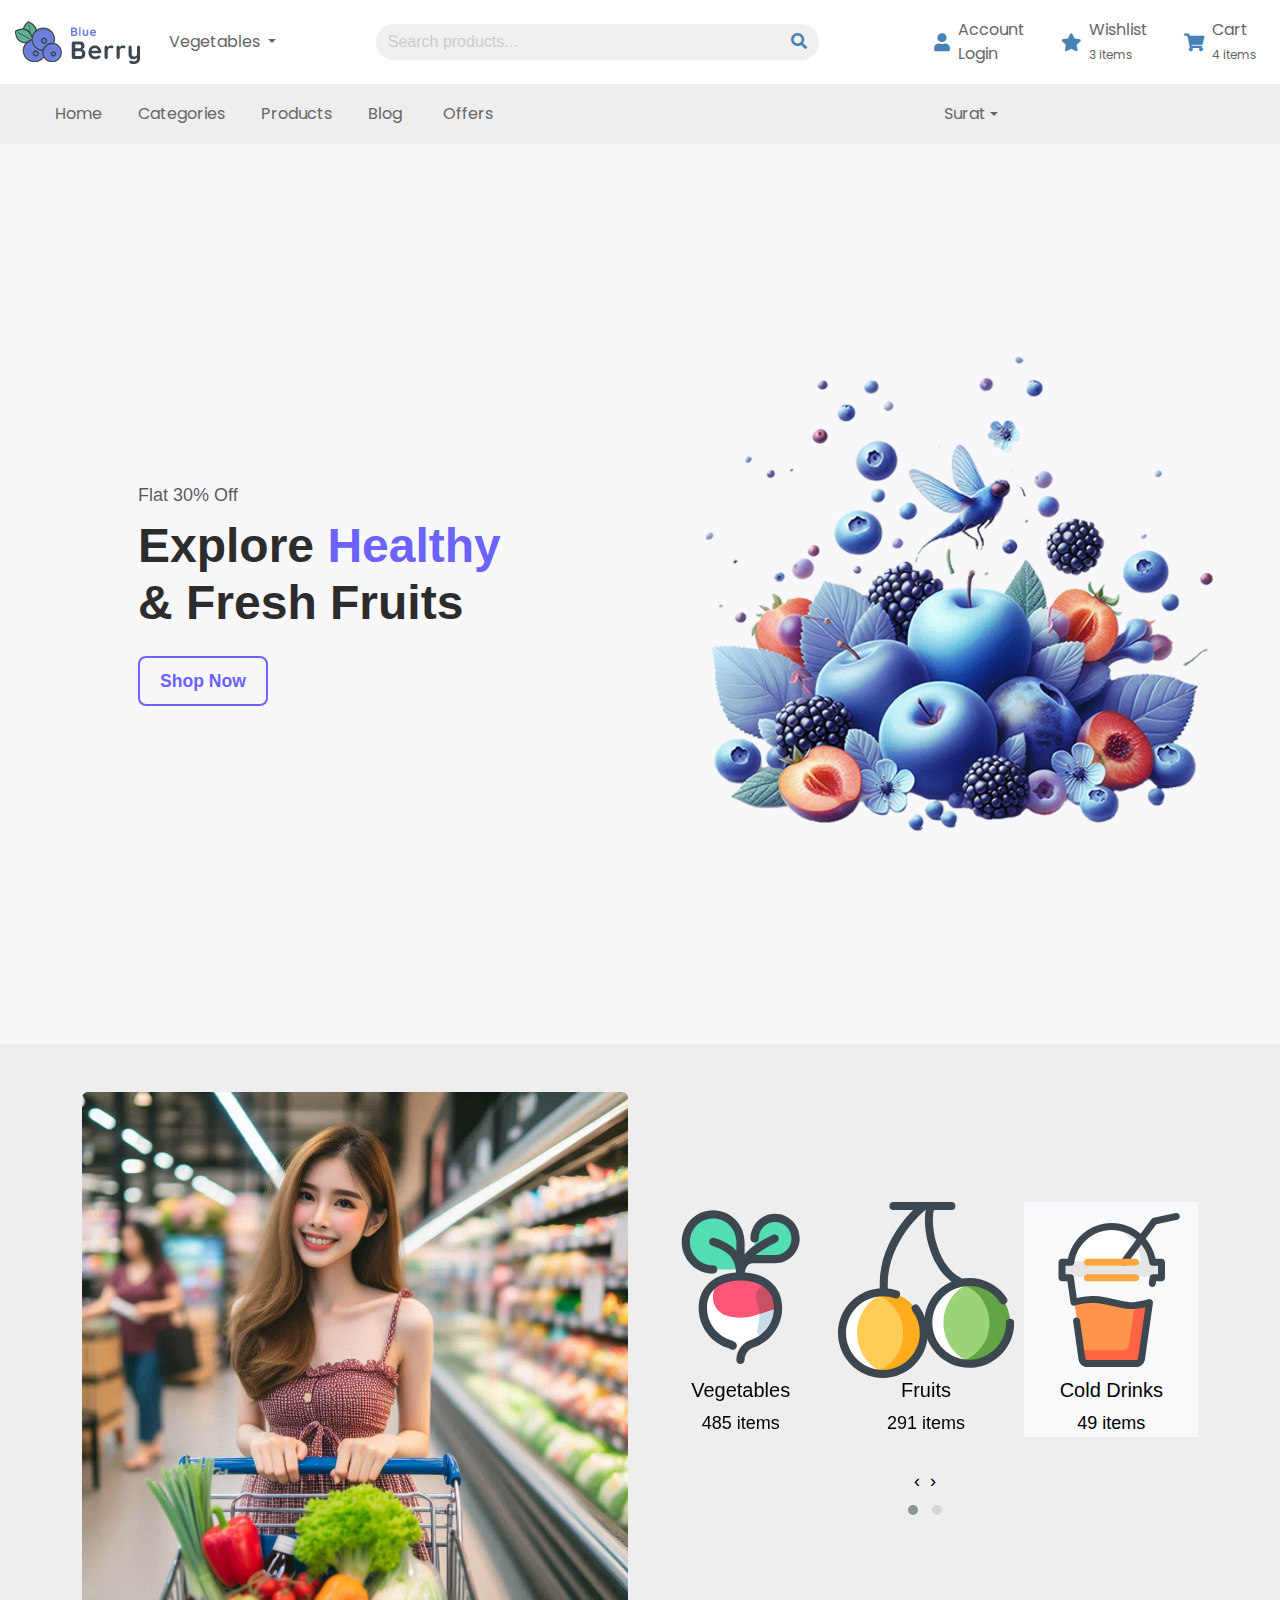
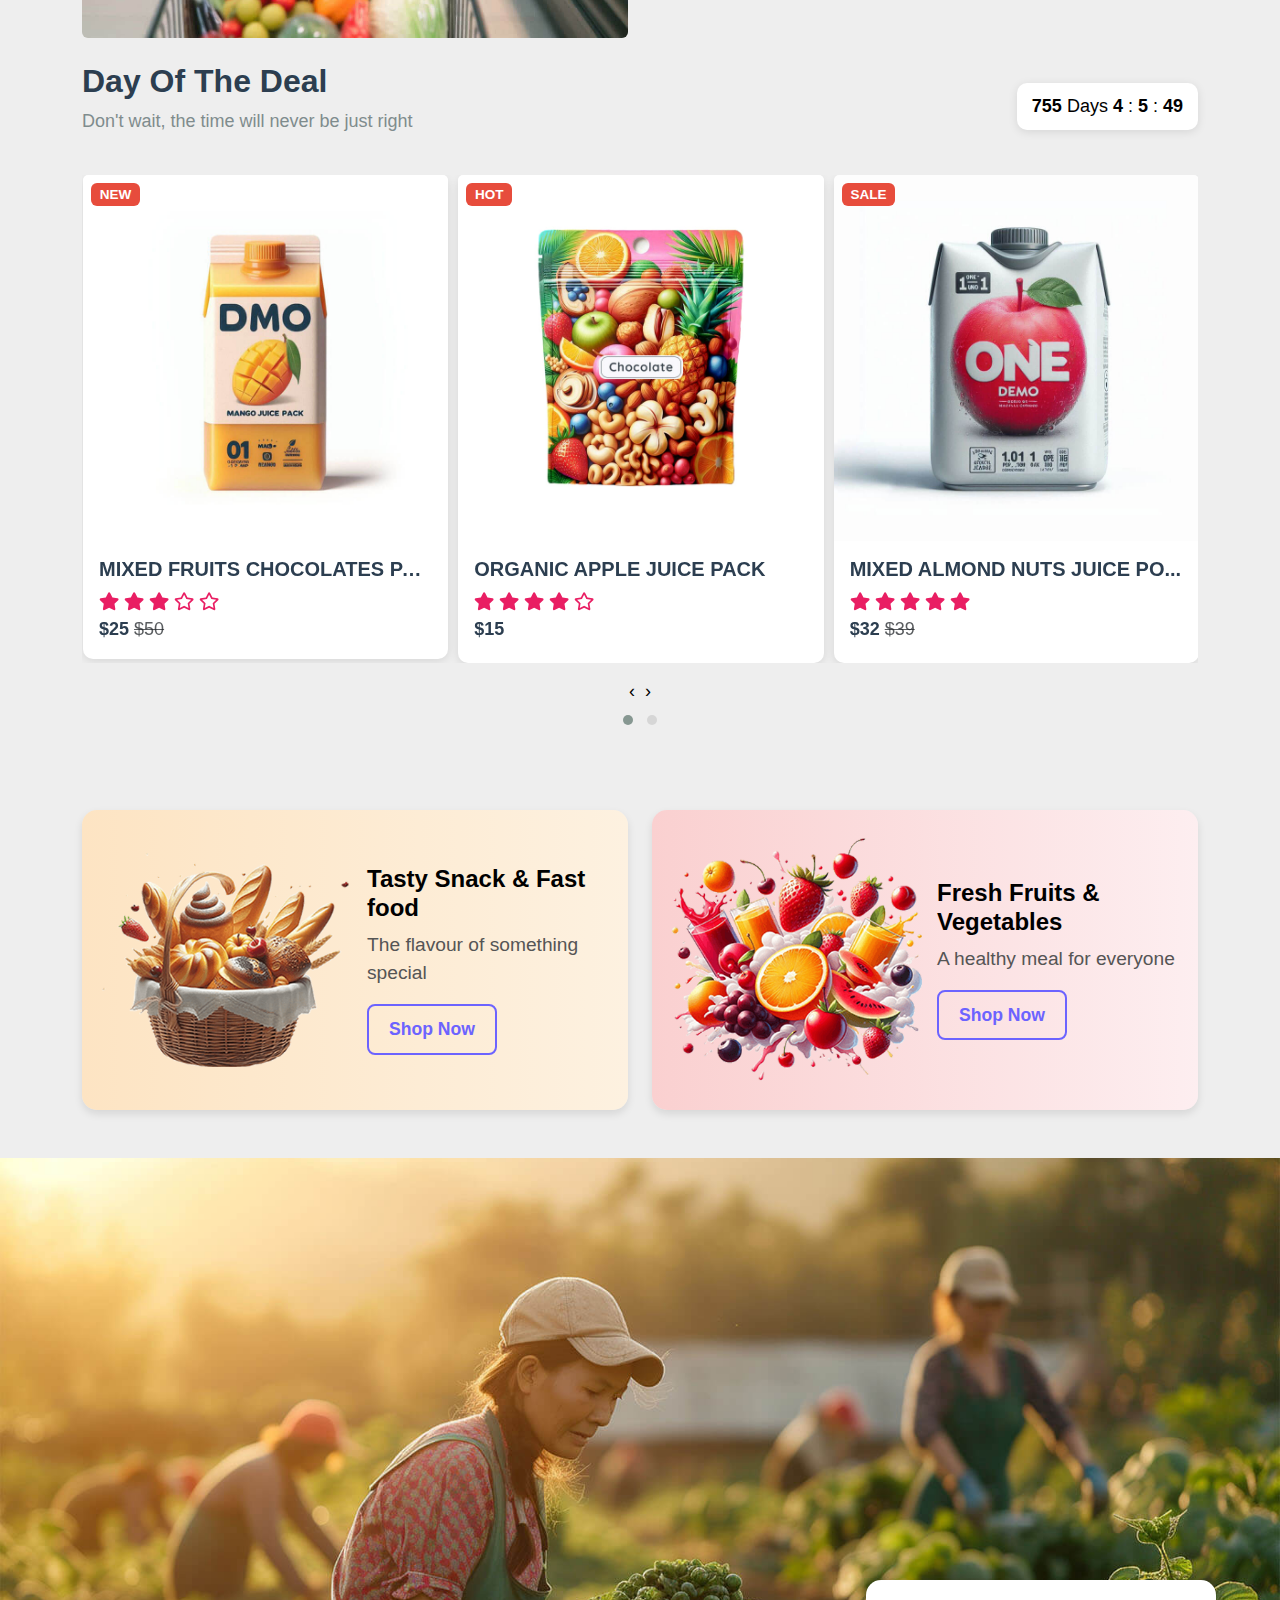
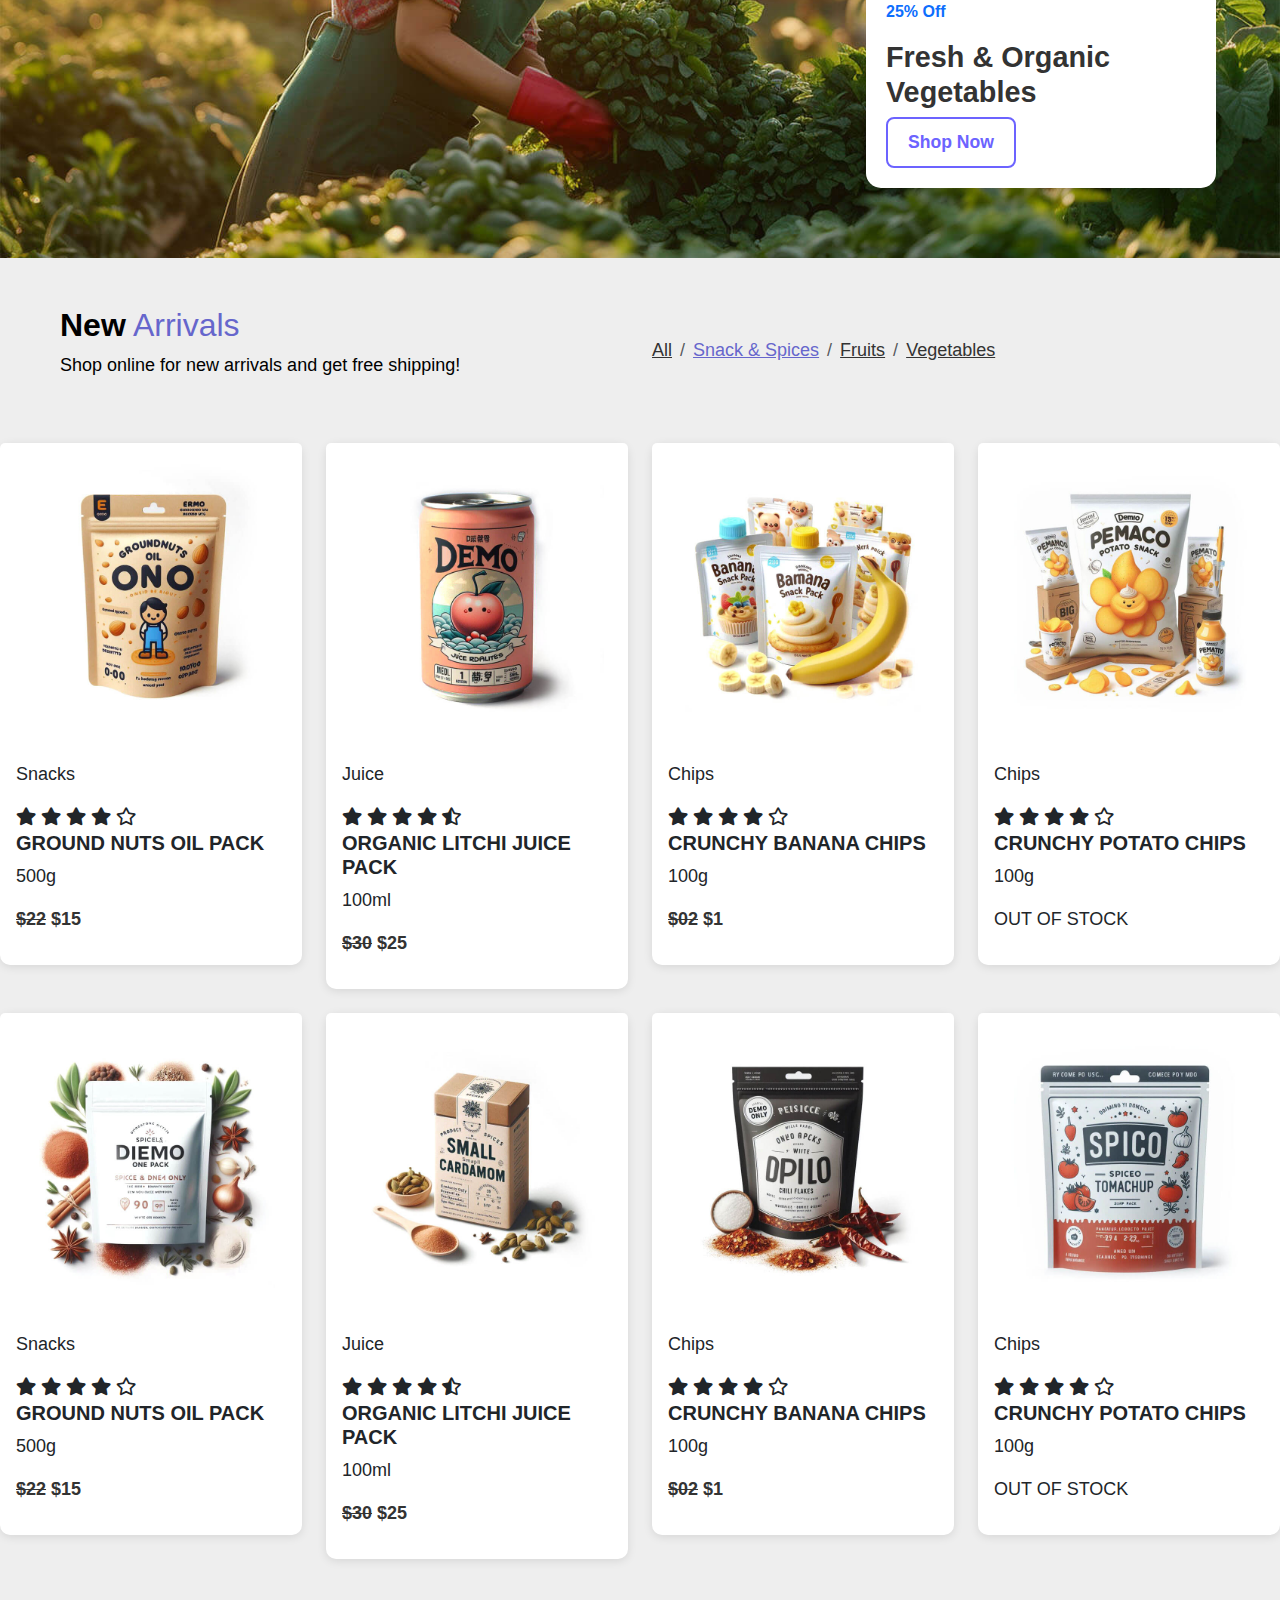
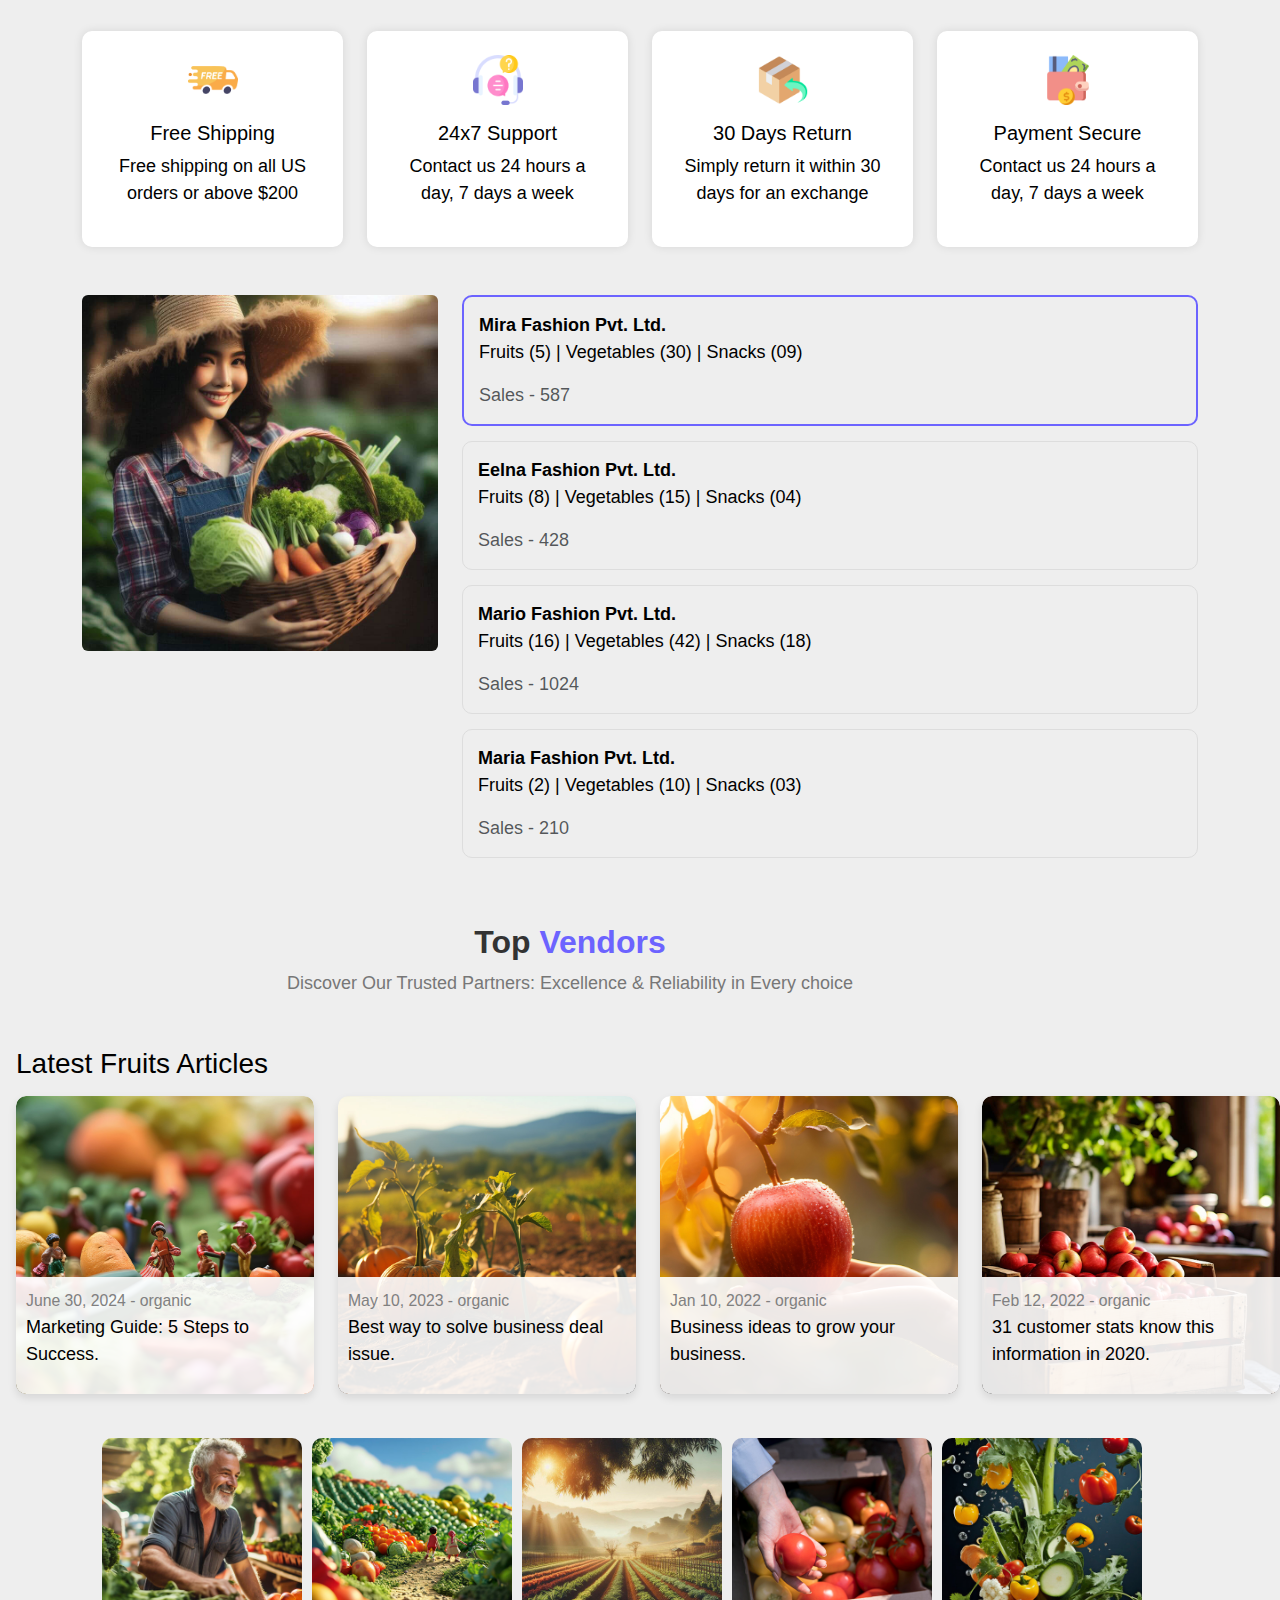
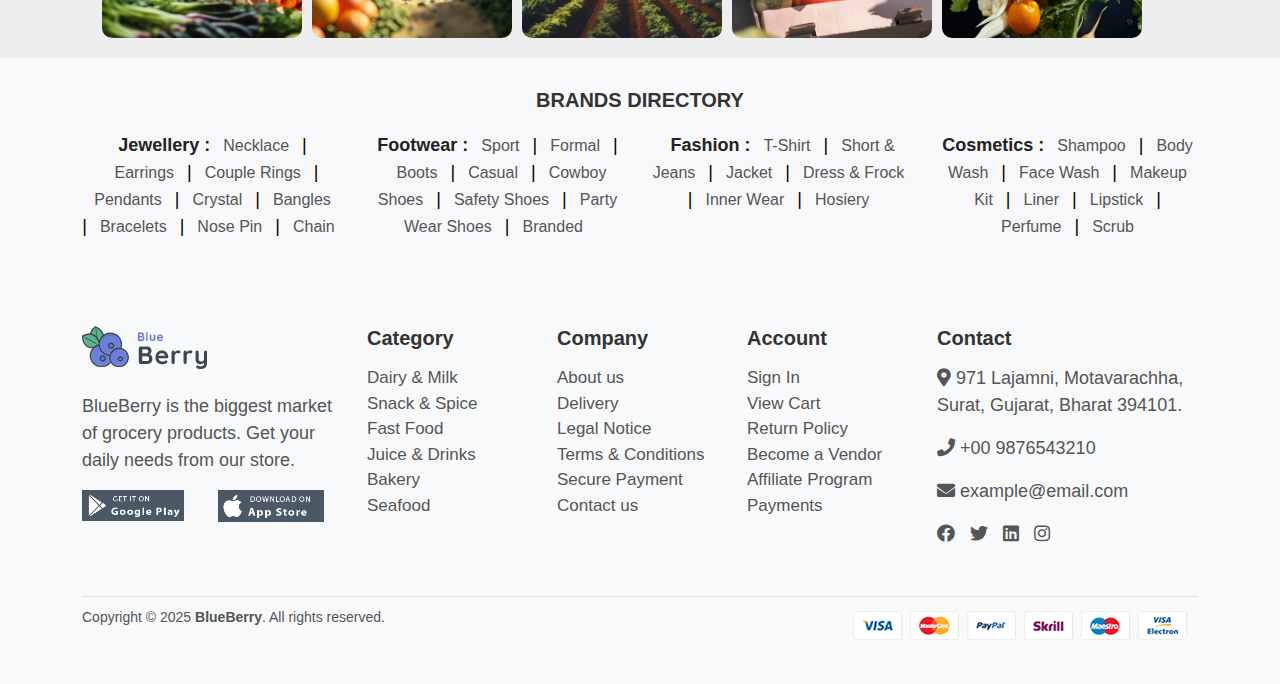
<file: templates/index.html>
<!DOCTYPE html>
<html lang="en">
<head>
    <meta charset="UTF-8">
    <meta name="viewport" content="width=device-width, initial-scale=1.0">
    <title>Home</title>
    <link href="https://cdn.jsdelivr.net/npm/bootstrap@5.3.3/dist/css/bootstrap.min.css" rel="stylesheet" integrity="sha384-QWTKZyjpPEjISv5WaRU9OFeRpok6YctnYmDr5pNlyT2bRjXh0JMhjY6hW+ALEwIH" crossorigin="anonymous">
    <link rel="stylesheet" href="https://cdnjs.cloudflare.com/ajax/libs/font-awesome/5.15.3/css/all.min.css">
    <link href="https://fonts.googleapis.com/css2?family=Poppins:wght@400;700&display=swap" rel="stylesheet">
    <!-- Owl Carousel CSS -->
<link rel="stylesheet" href="https://cdnjs.cloudflare.com/ajax/libs/OwlCarousel2/2.3.4/assets/owl.carousel.min.css">
<link rel="stylesheet" href="https://cdnjs.cloudflare.com/ajax/libs/OwlCarousel2/2.3.4/assets/owl.theme.default.min.css">
<link rel="stylesheet" href="https://cdn.jsdelivr.net/npm/swiper@11/swiper-bundle.min.css" />
<link rel="stylesheet" href="../static/css/style.css">
</head>
<body>
  <nav class="navbar navbar-expand-lg bg-white">
    <a class="navbar-brand" href="#">
      <img src="../static/assets/logo (1).png" alt="Blue Berry Logo">
    </a>
    <button class="navbar-toggler" type="button" data-toggle="collapse" data-target="#navbarContent" aria-controls="navbarContent" aria-expanded="false" aria-label="Toggle navigation">
      <span class="navbar-toggler-icon"></span>
    </button>
    <div class="collapse navbar-collapse" id="navbarContent">
      <div class="dropdown mr-3">
        <button class="btn dropdown-toggle" type="button" id="dropdownMenuButton" data-toggle="dropdown" aria-haspopup="true" aria-expanded="false">
          Vegetables
        </button>
        <div class="dropdown-menu" aria-labelledby="dropdownMenuButton">
          <a class="dropdown-item" href="#">Item 1</a>
          <a class="dropdown-item" href="#">Item 2</a>
          <a class="dropdown-item" href="#">Item 3</a>
        </div>
      </div>
      <form class="form-inline mx-auto" style="width: 40%;">
        <div class="input-group">
          <input class="form-control search-input" type="search" placeholder="Search products..." aria-label="Search">
          <div class="input-group-append">
            <button class="btn search-btn" type="submit">
              <i class="fas fa-search"></i>
            </button>
          </div>
        </div>
      </form>
      <ul class="navbar-nav ml-auto">
        <li class="nav-item">
          <a class="nav-link" href="#">
            <i class="fas fa-user me-2"></i>
            <div>
              <span>Account</span><br>
              <smalg>Login</small>
            </div>
          </a>
        </li>
        <li class="nav-item">
          <a class="nav-link" href="#">
            <i class="fas fa-star  me-2"></i>
            <div>
              <span>Wishlist</span><br>
              <small>3 items</small>
            </div>
          </a>
        </li>
        <li class="nav-item">
          <a class="nav-link" href="#">
            <i class="fas fa-shopping-cart me-2"></i>
            <div>
              <span>Cart</span><br>
              <small>4 items</small>
            </div>
          </a>
        </li>
      </ul>
    </div>
  </nav>

  <nav class="navbar navbar-expand-lg custom-navbar">
    <div class="container-fluid">
      <!-- Hamburger menu button -->
      <button class="navbar-toggler" type="button" data-bs-toggle="collapse" data-bs-target="#navbarSupportedContent" aria-controls="navbarSupportedContent" aria-expanded="false" aria-label="Toggle navigation">
        <span class="navbar-toggler-icon"></span>
      </button>
      <!-- Collapsible content -->
      <div class="collapse navbar-collapse" id="navbarSupportedContent">
        <!-- Left navigation links -->
        <ul class="navbar-nav left-nav">
          <li class="nav-item">
            <a class="nav-link" href="/">Home</a>
          </li>
          <li class="nav-item">
            <a class="nav-link" href="/categories">Categories</a>
          </li>
          <li class="nav-item">
            <a class="nav-link" href="/products">Products</a>
          </li>
          <!-- <li class="nav-item">
            <a class="nav-link" href="/offers">Pages</a>
          </li> -->
          <li class="nav-item">
            <a class="nav-link" href="/blog">Blog</a>
          </li>
          <li class="nav-item">
            <a class="nav-link" href="/offers"><i class="bi bi-check-circle-fill text-primary"></i> Offers</a>
          </li>
        </ul>
        <!-- Right-side navigation links -->
        <ul class="navbar-nav links">
          <li class="nav-item dropdown">
            <a class="nav-link dropdown-toggle" href="#" id="locationDropdown" role="button" data-bs-toggle="dropdown" aria-expanded="false">
              <i class="bi bi-geo-alt text-primary"></i> Surat
            </a>
            <ul class="dropdown-menu" aria-labelledby="locationDropdown">
              <li>Delhi</li>
              <li>Rajkot</li>
              <li>Udaipur</li>
            </ul>
          </li>
        </ul>
      </div>
    </div>
  </nav>

  <section class="hero-section">
    <div class="row align-items-center">
        <!-- Left Text Content -->
        <div class="col-lg-6 text-start left-hero">
            <p class="text-muted mb-2">Flat 30% Off</p>
            <h1 class="hero-title">
                Explore <span class="highlight">Healthy</span> <br> & Fresh Fruits
            </h1>
            <button type="button" class="btn btn-custom mt-3">Shop Now</button>
        </div>
        
        <!-- Right Image -->
        <div class="col-lg-6 text-center right-hero">
       
          <img src="../static/assets/hero.png" alt="Healthy Fruits" class="img-fluid">
        </div>
    </div>
</section>


<section class="container mt-5">
  <div class="row align-items-center">
    <div class="col-md-6">
      <img src="../static/assets/category.jpg" class="img-fluid rounded" alt="">
    </div>
    <div class="col-md-6">
      <div class="owl-carousel owl-theme">
        <div class="item">
          <img src="../static/assets/vegetables.svg" alt="Vegetables" width="10%">
          <h5 class="text-center">Vegetables</h5>
          <p class="text-center">485 items</p>
        </div>
        <div class="item">
          <img src="../static/assets/Fruits.svg" alt="Fruits" width="1%">
          <h5 class="text-center">Fruits</h5>
          <p class="text-center">291 items</p>
        </div>
        <div class="item">
          <div class="category-card bg-light">
            <img src="../static/assets/cold drinks.svg" alt="Cold Drinks" width="5%">
            <h5 class="text-center">Cold Drinks</h5>
            <p class="text-center">49 items</p>
          </div>
        </div>
        <div class="item">
          <div class="category-card bg-light">
            <img src="../static/assets/bakery.svg" alt="Cold Drinks" width="5%">
            <h5 class="text-center">Bakery</h5>
            <p class="text-center">18 items</p>
          </div>
        </div>
      </div>
    </div>
  </div>
</section>
<div class="container py-4">
  <!-- Header Section -->
  <div class="row align-items-center mb-4">
      <div class="col-md-8">
          <h2 class="primary-text fw-bold">Day Of The Deal</h2>
          <p class="secondary-text">Don't wait, the time will never be just right</p>
      </div>
      <div class="col-md-4 text-md-end text-center">
          <div class="timer-box">
              <span>755</span> Days <span>4</span> : <span>5</span> : <span>49</span>
          </div>
      </div>
  </div>

  <!-- Owl Carousel Slider -->
  <div class="owl-carousel owl-theme">
      <!-- Product Card 1 -->
      <div class="item">
          <div class="card position-relative">
              <span class="badge badge-new position-absolute top-0 start-0 m-2 text-white fw-bold">NEW</span>
              <img src="../static/assets/slide1.jpg" class="card-img-top" alt="Mixed Fruits Chocolates Pack">
              <div class="card-body">
                  <h5 class="card-title primary-text text-truncate fw-bold">MIXED FRUITS CHOCOLATES PACK</h5>
                  <div class="rating">
                      <i class="fas fa-star star-pink"></i>
                      <i class="fas fa-star star-pink"></i>
                      <i class="fas fa-star star-pink"></i>
                      <i class="far fa-star star-pink"></i>
                      <i class="far fa-star star-pink"></i>
                  </div>
                  <p class="card-text">
                      <span class="fw-bold primary-text">$25</span>
                      <span class="text-muted text-decoration-line-through secondary-text">$50</span>
                  </p>
              </div>
          </div>
      </div>
      <!-- Product Card 2 -->
      <div class="item">
          <div class="card position-relative">
              <span class="badge badge-hot position-absolute top-0 start-0 m-2 text-white fw-bold">HOT</span>
              <img src="../static/assets/slide2.jpg" class="card-img-top" alt="Organic Apple Juice Pack">
              <div class="card-body">
                  <h5 class="card-title primary-text text-truncate fw-bold">ORGANIC APPLE JUICE PACK</h5>
                  <div class="rating">
                      <i class="fas fa-star star-pink"></i>
                      <i class="fas fa-star star-pink"></i>
                      <i class="fas fa-star star-pink"></i>
                      <i class="fas fa-star star-pink"></i>
                      <i class="far fa-star star-pink"></i>
                  </div>
                  <!-- <p class="text-danger fw-bold mb-1">3 LEFT</p> -->
                  <p class="card-text mb-1">
                      <span class="fw-bold primary-text">$15</span>
                  </p>
                  <!-- <p class="secondary-text mb-0">100 ml</p> -->
              </div>
          </div>
      </div>
      <!-- Product Card 3 -->
      <div class="item">
          <div class="card position-relative">
              <span class="badge badge-sale position-absolute top-0 start-0 m-2 text-white fw-bold">SALE</span>
              <img src="../static/assets/slide3.jpg" class="card-img-top" alt="Mixed Almond Nuts Juice Pouch">
              <div class="card-body">
                  <h5 class="card-title primary-text text-truncate fw-bold">MIXED ALMOND NUTS JUICE PO...</h5>
                  <div class="rating">
                      <i class="fas fa-star star-pink"></i>
                      <i class="fas fa-star star-pink"></i>
                      <i class="fas fa-star star-pink"></i>
                      <i class="fas fa-star star-pink"></i>
                      <i class="fas fa-star star-pink"></i>
                  </div>
                  <p class="card-text mb-1">
                      <span class="fw-bold primary-text">$32</span>
                      <span class="text-muted text-decoration-line-through secondary-text">$39</span>
                  </p>
                  <!-- <p class="secondary-text mb-0">250 g</p> -->
              </div>
          </div>
      </div>
      <!-- Product Card 4 -->
      <div class="item">
          <div class="card position-relative">
              <img src="../static/assets/slide4.jpg" class="card-img-top" alt="Fresh Mango Slice Juice">
              <div class="card-body">
                  <h5 class="card-title primary-text text-truncate fw-bold">FRESH MANGO SLICE JUICE</h5>
                  <div class="rating">
                      <i class="fas fa-star star-pink"></i>
                      <i class="fas fa-star star-pink"></i>
                      <i class="fas fa-star star-pink"></i>
                      <i class="fas fa-star star-pink"></i>
                      <i class="far fa-star star-pink"></i>
                  </div>
                  <!-- <p class="text-danger fw-bold mb-1">OUT OF STOCK</p> -->
                  <p class="card-text">
                      <span class="fw-bold primary-text">$25</span>
                  </p>
              </div>
          </div>
      </div>
  </div>
</div>

<div class="container py-5">
  <div class="row g-4">
      <div class="col-md-6">
          <div class="custom-card card-1 d-flex flex-md-row flex-column">
              <img src="../static/assets/fresh veg 1.png" alt="Bakery Items">
              <div>
                  <h4 class="fw-bold">Tasty Snack & Fast food</h4>
                  <p>The flavour of something special</p>
                  <button class="btn btn-custom">Shop Now</button>
              </div>
          </div>
      </div>
      <div class="col-md-6">
          <div class="custom-card card-2 d-flex flex-md-row flex-column">
              <img src="../static/assets/fresh veg 2.png" alt="Fruits & Vegetables">
              <div>
                  <h4 class="fw-bold">Fresh Fruits & Vegetables</h4>
                  <p>A healthy meal for everyone</p>
                  <button class="btn btn-custom">Shop Now</button>
              </div>
          </div>
      </div>
  </div>
</div>


<div class="hero-sectionn">
  <div class="text-box">
      <p class="text-primary fw-bold">25% Off</p>
      <h2>Fresh & Organic Vegetables</h2>
      <button class="btn btn-custom">Shop Now</button>
  </div>
</div>

<!-- <div class="swiper mySwiper">
  <div class="swiper-wrapper">
    <div class="swiper-slide">Slide 1</div>
    <div class="swiper-slide">Slide 2</div>
    <div class="swiper-slide">Slide 3</div>
    <div class="swiper-slide">Slide 4</div>
    <div class="swiper-slide">Slide 5</div>
    <div class="swiper-slide">Slide 6</div>
    <div class="swiper-slide">Slide 7</div>
    <div class="swiper-slide">Slide 8</div>
    <div class="swiper-slide">Slide 9</div>
  </div>
  <div class="swiper-pagination"></div>
</div> -->

<div class="row align-items-center m-5">
  <div class="col-md-6">
    <h2 class="">
      <strong>New</strong> <span style="color: #6666cc;">Arrivals</span>
    </h2>
    <p>Shop online for new arrivals and get free shipping!</p>
  </div>
  <div class="col-md-6 text-md-end">
    <nav aria-label="breadcrumb">
      <ol class="breadcrumb" style="background: none; padding: 0; margin: 0;">
        <li class="breadcrumb-item"><a href="#" style="color: #333;">All</a></li>
        <!-- <li class="breadcrumb-item">/</li> -->
        <li class="breadcrumb-item">
          <a href="#" style="color: #6666cc;">Snack & Spices</a>
        </li>
        <!-- <li class="breadcrumb-item">/</li> -->
        <li class="breadcrumb-item"><a href="#" style="color: #333;">Fruits</a></li>
        <!-- <li class="breadcrumb-item">/</li> -->
        <li class="breadcrumb-item"><a href="#" style="color: #333;">Vegetables</a></li>
      </ol>
    </nav>
  </div>
</div>



  <!-- Product Grid -->
  <div class="row">
    <!-- Product 1: Ground Nuts Oil Pack -->
    <div class="col-12 col-md-6 col-lg-3 mb-4">
      <div class="card">
        <div class="card-img-container">
          <img src="../static/assets/1.jpg" class="card-img-top" alt="Ground Nuts Oil Pack">
          <!-- <span class="label-new">NEW</span> -->
        </div>
        <div class="card-body">
          <p class="category">Snacks</p>
          <div class="rating">
            <i class="fas fa-star"></i>
            <i class="fas fa-star"></i>
            <i class="fas fa-star"></i>
            <i class="fas fa-star"></i>
            <i class="far fa-star"></i>
          </div>
          <h5 class="card-title fw-bold">GROUND NUTS OIL PACK</h5>
          <p class="weight">500g</p>
          <p class="price"><del>$22</del> $15</p>
        </div>
      </div>
    </div>

    <!-- Product 2: Organic Litchi Juice Pack -->
    <div class="col-12 col-md-6 col-lg-3 mb-4">
      <div class="card">
        <div class="card-img-container">
          <img src="../static/assets/2.jpg" class="card-img-top" alt="Organic Litchi Juice Pack">
          <!-- <span class="label-trend">TREND</span> -->
        </div>
        <div class="card-body">
          <p class="category">Juice</p>
          <div class="rating">
            <i class="fas fa-star"></i>
            <i class="fas fa-star"></i>
            <i class="fas fa-star"></i>
            <i class="fas fa-star"></i>
            <i class="fas fa-star-half-alt"></i>
          </div>
          <h5 class="card-title fw-bold">ORGANIC LITCHI JUICE PACK</h5>
          <p class="weight">100ml</p>
          <p class="price"><del>$30</del> $25</p>
        </div>
      </div>
    </div>

    <!-- Product 3: Crunchy Banana Chips -->
    <div class="col-12 col-md-6 col-lg-3 mb-4">
      <div class="card">
        <div class="card-img-container">
          <img src="../static/assets/3.jpg" class="card-img-top" alt="Crunchy Banana Chips">
        </div>
        <div class="card-body">
          <p class="category">Chips</p>
          <div class="rating">
            <i class="fas fa-star"></i>
            <i class="fas fa-star"></i>
            <i class="fas fa-star"></i>
            <i class="fas fa-star"></i>
            <i class="far fa-star"></i>
          </div>
          <h5 class="card-title fw-bold">CRUNCHY BANANA CHIPS</h5>
          <p class="weight">100g</p>
          <p class="price"><del>$02</del> $1</p>
        </div>
      </div>
    </div>

    <!-- Product 4: Crunchy Potato Chips -->
    <div class="col-12 col-md-6 col-lg-3 mb-4">
      <div class="card">
        <div class="card-img-container">
          <img src="../static/assets/4.jpg" class="card-img-top" alt="Crunchy Potato Chips">
        </div>
        <div class="card-body">
          <p class="category">Chips</p>
          <div class="rating">
            <i class="fas fa-star"></i>
            <i class="fas fa-star"></i>
            <i class="fas fa-star"></i>
            <i class="fas fa-star"></i>
            <i class="far fa-star"></i>
          </div>
          <h5 class="card-title fw-bold">CRUNCHY POTATO CHIPS</h5>
          <p class="weight">100g</p>
          <p class="out-of-stock">OUT OF STOCK</p>
        </div>
      </div>
    </div>
  </div>


  <!-- Product Grid -->
  <div class="row">
    <!-- Product 1: Ground Nuts Oil Pack -->
    <div class="col-12 col-md-6 col-lg-3 mb-4">
      <div class="card">
        <div class="card-img-container">
          <img src="../static/assets/5.jpg" class="card-img-top" alt="Ground Nuts Oil Pack">
          <!-- <span class="label-new">NEW</span> -->
        </div>
        <div class="card-body">
          <p class="category">Snacks</p>
          <div class="rating">
            <i class="fas fa-star"></i>
            <i class="fas fa-star"></i>
            <i class="fas fa-star"></i>
            <i class="fas fa-star"></i>
            <i class="far fa-star"></i>
          </div>
          <h5 class="card-title fw-bold">GROUND NUTS OIL PACK</h5>
          <p class="weight">500g</p>
          <p class="price"><del>$22</del> $15</p>
        </div>
      </div>
    </div>

    <!-- Product 2: Organic Litchi Juice Pack -->
    <div class="col-12 col-md-6 col-lg-3 mb-4">
      <div class="card">
        <div class="card-img-container">
          <img src="../static/assets/6.jpg" class="card-img-top" alt="Organic Litchi Juice Pack">
          <!-- <span class="label-trend">TREND</span> -->
        </div>
        <div class="card-body">
          <p class="category">Juice</p>
          <div class="rating">
            <i class="fas fa-star"></i>
            <i class="fas fa-star"></i>
            <i class="fas fa-star"></i>
            <i class="fas fa-star"></i>
            <i class="fas fa-star-half-alt"></i>
          </div>
          <h5 class="card-title fw-bold">ORGANIC LITCHI JUICE PACK</h5>
          <p class="weight">100ml</p>
          <p class="price"><del>$30</del> $25</p>
        </div>
      </div>
    </div>

    <!-- Product 3: Crunchy Banana Chips -->
    <div class="col-12 col-md-6 col-lg-3 mb-4">
      <div class="card">
        <div class="card-img-container">
          <img src="../static/assets/7.jpg" class="card-img-top" alt="Crunchy Banana Chips">
        </div>
        <div class="card-body">
          <p class="category">Chips</p>
          <div class="rating">
            <i class="fas fa-star"></i>
            <i class="fas fa-star"></i>
            <i class="fas fa-star"></i>
            <i class="fas fa-star"></i>
            <i class="far fa-star"></i>
          </div>
          <h5 class="card-title fw-bold">CRUNCHY BANANA CHIPS</h5>
          <p class="weight">100g</p>
          <p class="price"><del>$02</del> $1</p>
        </div>
      </div>
    </div>

    <!-- Product 4: Crunchy Potato Chips -->
    <div class="col-12 col-md-6 col-lg-3 mb-4">
      <div class="card">
        <div class="card-img-container">
          <img src="../static/assets/8.jpg" class="card-img-top" alt="Crunchy Potato Chips">
        </div>
        <div class="card-body">
          <p class="category">Chips</p>
          <div class="rating">
            <i class="fas fa-star"></i>
            <i class="fas fa-star"></i>
            <i class="fas fa-star"></i>
            <i class="fas fa-star"></i>
            <i class="far fa-star"></i>
          </div>
          <h5 class="card-title fw-bold">CRUNCHY POTATO CHIPS</h5>
          <p class="weight">100g</p>
          <p class="out-of-stock">OUT OF STOCK</p>
        </div>
      </div>
    </div>
  </div>

<div class="container my-5">
  <div class="row g-4">
      <div class="col-md-3 col-sm-6">
          <div class="feature-box p-4">
              <img src="../static/assets/one.png" alt="Free Shipping">
              <h5 class="mt-3">Free Shipping</h5>
              <p>Free shipping on all US orders or above $200</p>
          </div>
      </div>
      <div class="col-md-3 col-sm-6">
          <div class="feature-box p-4">
              <img src="../static/assets/two.png" alt="24x7 Support">
              <h5 class="mt-3">24x7 Support</h5>
              <p>Contact us 24 hours a day, 7 days a week</p>
          </div>
      </div>
      <div class="col-md-3 col-sm-6">
          <div class="feature-box p-4">
              <img src="../static/assets/three.png" alt="30 Days Return">
              <h5 class="mt-3">30 Days Return</h5>
              <p>Simply return it within 30 days for an exchange</p>
          </div>
      </div>
      <div class="col-md-3 col-sm-6">
          <div class="feature-box p-4">
              <img src="../static/assets/four.png" alt="Payment Secure">
              <h5 class="mt-3">Payment Secure</h5>
              <p>Contact us 24 hours a day, 7 days a week</p>
          </div>
      </div>
  </div>
</div>

<div class="container mt-4">
  <div class="row">
      <div class="col-md-4">
          <img src="../static/assets/listt.jpg" class="img-fluid rounded" alt="Farmer Image">
      </div>
      <div class="col-md-8">
          <div class="listing-cardd highlighted">
              <strong>Mira Fashion Pvt. Ltd.</strong>
              <p>Fruits (5) | Vegetables (30) | Snacks (09)</p>
              <span class="text-muted">Sales - 587</span>
          </div>
          <div class="listing-cardd">
              <strong>Eelna Fashion Pvt. Ltd.</strong>
              <p>Fruits (8) | Vegetables (15) | Snacks (04)</p>
              <span class="text-muted">Sales - 428</span>
          </div>
          <div class="listing-cardd">
              <strong>Mario Fashion Pvt. Ltd.</strong>
              <p>Fruits (16) | Vegetables (42) | Snacks (18)</p>
              <span class="text-muted">Sales - 1024</span>
          </div>
          <div class="listing-cardd">
              <strong>Maria Fashion Pvt. Ltd.</strong>
              <p>Fruits (2) | Vegetables (10) | Snacks (03)</p>
              <span class="text-muted">Sales - 210</span>
          </div>
      </div>
  </div>
</div>


<div class="container text-center vendor-section">
  <h2>Top <span>Vendors</span></h2>
  <p>Discover Our Trusted Partners: Excellence & Reliability in Every choice</p>
</div>

<h3 class="mt-5 ms-3">Latest Fruits Articles</h3>
<div class="row mt-3 ms-1">
    <div class="col-md-3">
        <div class="fruitt-card">
            <img src="../static/assets/fruit1.jpg" alt="Fruits">
            <div class="info">
                <small>June 30, 2024 - organic</small>
                <p>Marketing Guide: 5 Steps to Success.</p>
            </div>
        </div>
    </div>
    <div class="col-md-3">
        <div class="fruitt-card">
            <img src="../static/assets/fruit2.jpg" alt="Fruits">
            <div class="info">
                <small>May 10, 2023 - organic</small>
                <p>Best way to solve business deal issue.</p>
            </div>
        </div>
    </div>
    <div class="col-md-3">
        <div class="fruitt-card">
            <img src="../static/assets/fruit3.jpg" alt="Fruits">
            <div class="info">
                <small>Jan 10, 2022 - organic</small>
                <p>Business ideas to grow your business.</p>
            </div>
        </div>
    </div>
    <div class="col-md-3">
        <div class="fruitt-card">
            <img src="../static/assets/fruit4.jpg" alt="Fruits">
            <div class="info">
                <small>Feb 12, 2022 - organic</small>
                <p>31 customer stats know this information in 2020.</p>
            </div>
        </div>
    </div>
</div>
</div>

<div class="container mt-4">
  <div class="slider-container">
      <div class="slider-item">
          <img src="../static/assets/slide5.jpg" alt="Image 1">
          <div class="overlay">
              <i class="fab fa-instagram"></i>
          </div>
      </div>
      <div class="slider-item">
          <img src="../static/assets/slide6.jpg" alt="Image 2">
          <div class="overlay">
              <i class="fab fa-instagram"></i>
          </div>
      </div>
      <div class="slider-item">
          <img src="../static/assets/slide7.jpg" alt="Image 3">
          <div class="overlay">
              <i class="fab fa-instagram"></i>
          </div>
      </div>
      <div class="slider-item">
          <img src="../static/assets/slide8.jpg" alt="Image 4">
          <div class="overlay">
              <i class="fab fa-instagram"></i>
          </div>
      </div>
      <div class="slider-item">
        <img src="../static/assets/slide9.jpg" alt="Image 4">
        <div class="overlay">
            <i class="fab fa-instagram"></i>
        </div>
    </div>
  </div>
</div>

<div class="container-fluid prefooter">
  <div class="container">
      <h5>BRANDS DIRECTORY</h5>
      <div class="row">
          <div class="col-md-6 col-lg-3 mb-3">
              <span class="category-title">Jewellery :</span>
              <a href="#">Necklace</a> | <a href="#">Earrings</a> | <a href="#">Couple Rings</a> | 
              <a href="#">Pendants</a> | <a href="#">Crystal</a> | <a href="#">Bangles</a> |
              <a href="#">Bracelets</a> | <a href="#">Nose Pin</a> | <a href="#">Chain</a>
          </div>
          <div class="col-md-6 col-lg-3 mb-3">
              <span class="category-title">Footwear :</span>
              <a href="#">Sport</a> | <a href="#">Formal</a> | <a href="#">Boots</a> | 
              <a href="#">Casual</a> | <a href="#">Cowboy Shoes</a> | <a href="#">Safety Shoes</a> |
              <a href="#">Party Wear Shoes</a> | <a href="#">Branded</a>
          </div>
          <div class="col-md-6 col-lg-3 mb-3">
              <span class="category-title">Fashion :</span>
              <a href="#">T-Shirt</a> | <a href="#">Short & Jeans</a> | <a href="#">Jacket</a> | 
              <a href="#">Dress & Frock</a> | <a href="#">Inner Wear</a> | <a href="#">Hosiery</a>
          </div>
          <div class="col-md-6 col-lg-3 mb-3">
              <span class="category-title">Cosmetics :</span>
              <a href="#">Shampoo</a> | <a href="#">Body Wash</a> | <a href="#">Face Wash</a> | 
              <a href="#">Makeup Kit</a> | <a href="#">Liner</a> | <a href="#">Lipstick</a> | 
              <a href="#">Perfume</a> | <a href="#">Scrub</a>
          </div>
      </div>
  </div>
</div>

<footer class="footer">
  <div class="container">
      <div class="row">
          <!-- Logo & Description -->
          <div class="col-lg-3 col-md-6 mb-4">
              <img src="../static/assets/logo (1).png" alt="BlueBerry Logo">
              <p class="mt-4">BlueBerry is the biggest market of grocery products. Get your daily needs from our store.</p>
              <div class="d-flex">
                  <a href="#"><img src="../static/assets/android.png" alt="Google Play" width="80%"></a>
                  <a href="#"><img src="../static/assets/apple.png" alt="App Store" width="80%" class="ms-2"></a>
              </div>
          </div>

          <!-- Category Links -->
          <div class="col-lg-2 col-md-6 mb-4">
              <h5>Category</h5>
              <a href="#">Dairy & Milk</a>
              <a href="#">Snack & Spice</a>
              <a href="#">Fast Food</a>
              <a href="#">Juice & Drinks</a>
              <a href="#">Bakery</a>
              <a href="#">Seafood</a>
          </div>

          <!-- Company Links -->
          <div class="col-lg-2 col-md-6 mb-4">
              <h5>Company</h5>
              <a href="#">About us</a>
              <a href="#">Delivery</a>
              <a href="#">Legal Notice</a>
              <a href="#">Terms & Conditions</a>
              <a href="#">Secure Payment</a>
              <a href="#">Contact us</a>
          </div>

          <!-- Account Links -->
          <div class="col-lg-2 col-md-6 mb-4">
              <h5>Account</h5>
              <a href="#">Sign In</a>
              <a href="#">View Cart</a>
              <a href="#">Return Policy</a>
              <a href="#">Become a Vendor</a>
              <a href="#">Affiliate Program</a>
              <a href="#">Payments</a>
          </div>

          <!-- Contact Information -->
          <div class="col-lg-3 col-md-6 mb-4">
              <h5>Contact</h5>
              <p><i class="fas fa-map-marker-alt"></i> 971 Lajamni, Motavarachha, Surat, Gujarat, Bharat 394101.</p>
              <p><i class="fas fa-phone"></i> +00 9876543210</p>
              <p><i class="fas fa-envelope"></i> example@email.com</p>
              <div class="social-icons">
                  <a href="#"><i class="fab fa-facebook"></i></a>
                  <a href="#"><i class="fab fa-twitter"></i></a>
                  <a href="#"><i class="fab fa-linkedin"></i></a>
                  <a href="#"><i class="fab fa-instagram"></i></a>
              </div>
          </div>
      </div>

      <!-- Footer Bottom -->
      <div class="footer-bottom mt-4">
          <div class="d-flex justify-content-between align-items-center">
              <p>Copyright &copy; 2025 <strong>BlueBerry</strong>. All rights reserved.</p>
              <div class="payment-icons">
                <img src="../static/assets/payment.png" alt="Payment">
              </div>
          </div>
      </div>
  </div>
</footer>



<script src="https://cdnjs.cloudflare.com/ajax/libs/jquery/3.6.0/jquery.min.js"></script>
  <script src="https://cdnjs.cloudflare.com/ajax/libs/OwlCarousel2/2.3.4/owl.carousel.min.js"></script>
  <script src="https://cdn.jsdelivr.net/npm/bootstrap@5.3.3/dist/js/bootstrap.bundle.min.js" integrity="sha384-YvpcrYf0tY3lHB60NNkmXc5s9fDVZLESaAA55NDzOxhy9GkcIdslK1eN7N6jIeHz" crossorigin="anonymous"></script>
  <script>
    $(document).ready(function(){
      $(".owl-carousel").owlCarousel({
        loop: true,
        margin: 10,
        nav: true,
        autoplay: true,
        autoplayTimeout: 3000,
        autoplayHoverPause: true,
        responsive: {
          0: { items: 1 }, 
          600: { items: 2 }, 
          1000: { items: 3 }
        }
      });
    });
  </script>


</body>
</html>
</file>
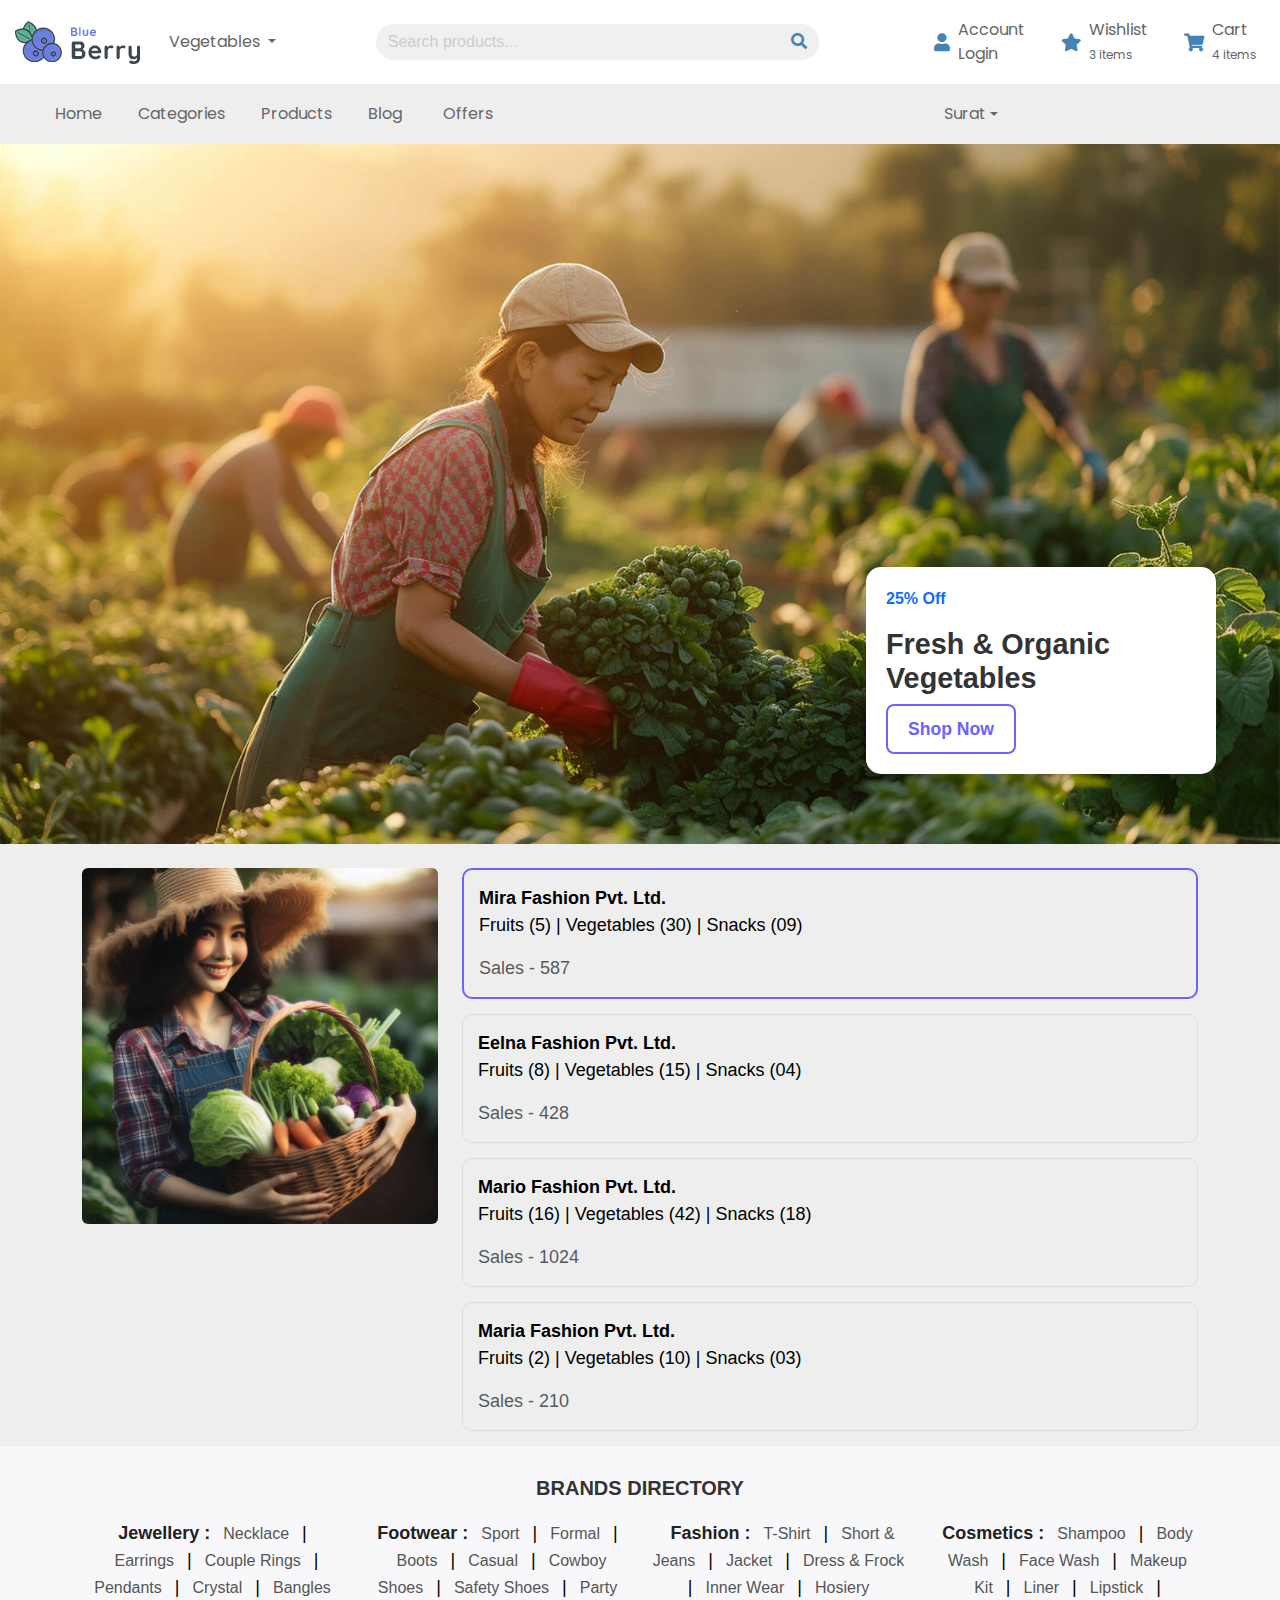
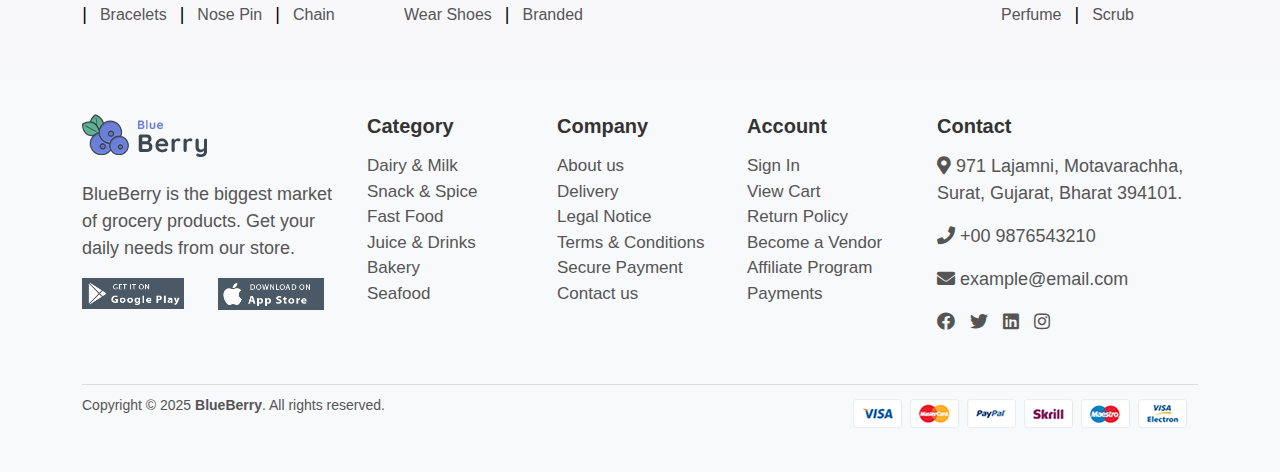
<file: templates/blog.html>
<!DOCTYPE html>
<html lang="en">
<head>
    <meta charset="UTF-8">
    <meta name="viewport" content="width=device-width, initial-scale=1.0">
    <title>Blog</title>
    <link href="https://cdn.jsdelivr.net/npm/bootstrap@5.3.3/dist/css/bootstrap.min.css" rel="stylesheet" integrity="sha384-QWTKZyjpPEjISv5WaRU9OFeRpok6YctnYmDr5pNlyT2bRjXh0JMhjY6hW+ALEwIH" crossorigin="anonymous">
    <link rel="stylesheet" href="../static/css/style.css">
    <link rel="stylesheet" href="https://cdnjs.cloudflare.com/ajax/libs/font-awesome/5.15.3/css/all.min.css">
    <link href="https://fonts.googleapis.com/css2?family=Poppins:wght@400;700&display=swap" rel="stylesheet">
    <link rel="stylesheet" href="https://cdnjs.cloudflare.com/ajax/libs/OwlCarousel2/2.3.4/assets/owl.carousel.min.css">
    <link rel="stylesheet" href="https://cdnjs.cloudflare.com/ajax/libs/OwlCarousel2/2.3.4/assets/owl.theme.default.min.css">
</head>
<body>
    <nav class="navbar navbar-expand-lg bg-white">
        <a class="navbar-brand" href="#">
          <img src="../static/assets/logo (1).png" alt="Blue Berry Logo">
        </a>
        <button class="navbar-toggler" type="button" data-toggle="collapse" data-target="#navbarContent" aria-controls="navbarContent" aria-expanded="false" aria-label="Toggle navigation">
          <span class="navbar-toggler-icon"></span>
        </button>
        <div class="collapse navbar-collapse" id="navbarContent">
          <div class="dropdown mr-3">
            <button class="btn dropdown-toggle" type="button" id="dropdownMenuButton" data-toggle="dropdown" aria-haspopup="true" aria-expanded="false">
              Vegetables
            </button>
            <div class="dropdown-menu" aria-labelledby="dropdownMenuButton">
              <a class="dropdown-item" href="#">Item 1</a>
              <a class="dropdown-item" href="#">Item 2</a>
              <a class="dropdown-item" href="#">Item 3</a>
            </div>
          </div>
          <form class="form-inline mx-auto" style="width: 40%;">
            <div class="input-group">
              <input class="form-control search-input" type="search" placeholder="Search products..." aria-label="Search">
              <div class="input-group-append">
                <button class="btn search-btn" type="submit">
                  <i class="fas fa-search"></i>
                </button>
              </div>
            </div>
          </form>
          <ul class="navbar-nav ml-auto">
            <li class="nav-item">
              <a class="nav-link" href="#">
                <i class="fas fa-user me-2"></i>
                <div>
                  <span>Account</span><br>
                  <smalg>Login</small>
                </div>
              </a>
            </li>
            <li class="nav-item">
              <a class="nav-link" href="#">
                <i class="fas fa-star  me-2"></i>
                <div>
                  <span>Wishlist</span><br>
                  <small>3 items</small>
                </div>
              </a>
            </li>
            <li class="nav-item">
              <a class="nav-link" href="#">
                <i class="fas fa-shopping-cart me-2"></i>
                <div>
                  <span>Cart</span><br>
                  <small>4 items</small>
                </div>
              </a>
            </li>
          </ul>
        </div>
      </nav>
    
      <nav class="navbar navbar-expand-lg custom-navbar">
        <div class="container-fluid">
          <!-- Hamburger menu button -->
          <button class="navbar-toggler" type="button" data-bs-toggle="collapse" data-bs-target="#navbarSupportedContent" aria-controls="navbarSupportedContent" aria-expanded="false" aria-label="Toggle navigation">
            <span class="navbar-toggler-icon"></span>
          </button>
          <!-- Collapsible content -->
          <div class="collapse navbar-collapse" id="navbarSupportedContent">
            <!-- Left navigation links -->
            <ul class="navbar-nav left-nav">
              <li class="nav-item">
                <a class="nav-link" href="/">Home</a>
              </li>
              <li class="nav-item">
                <a class="nav-link" href="/categories">Categories</a>
              </li>
              <li class="nav-item">
                <a class="nav-link" href="/products">Products</a>
              </li>
              <!-- <li class="nav-item">
                <a class="nav-link" href="/offers">Pages</a>
              </li> -->
              <li class="nav-item">
                <a class="nav-link" href="/blog">Blog</a>
              </li>
              <li class="nav-item">
                <a class="nav-link" href="/offers"><i class="bi bi-check-circle-fill text-primary"></i> Offers</a>
              </li>
            </ul>
            <!-- Right-side navigation links -->
            <ul class="navbar-nav links">
              <li class="nav-item dropdown">
                <a class="nav-link dropdown-toggle" href="#" id="locationDropdown" role="button" data-bs-toggle="dropdown" aria-expanded="false">
                  <i class="bi bi-geo-alt text-primary"></i> Surat
                </a>
                <ul class="dropdown-menu" aria-labelledby="locationDropdown">
                  <li>Delhi</li>
                  <li>Rajkot</li>
                  <li>Udaipur</li>
                </ul>
              </li>
            </ul>
          </div>
        </div>
      </nav>

      <div class="hero-sectionn">
        <div class="text-box">
            <p class="text-primary fw-bold">25% Off</p>
            <h2>Fresh & Organic Vegetables</h2>
            <button class="btn btn-custom">Shop Now</button>
        </div>
      </div>
      

      <div class="container mt-4">
        <div class="row">
            <div class="col-md-4">
                <img src="../static/assets/listt.jpg" class="img-fluid rounded" alt="Farmer Image">
            </div>
            <div class="col-md-8">
                <div class="listing-cardd highlighted">
                    <strong>Mira Fashion Pvt. Ltd.</strong>
                    <p>Fruits (5) | Vegetables (30) | Snacks (09)</p>
                    <span class="text-muted">Sales - 587</span>
                </div>
                <div class="listing-cardd">
                    <strong>Eelna Fashion Pvt. Ltd.</strong>
                    <p>Fruits (8) | Vegetables (15) | Snacks (04)</p>
                    <span class="text-muted">Sales - 428</span>
                </div>
                <div class="listing-cardd">
                    <strong>Mario Fashion Pvt. Ltd.</strong>
                    <p>Fruits (16) | Vegetables (42) | Snacks (18)</p>
                    <span class="text-muted">Sales - 1024</span>
                </div>
                <div class="listing-cardd">
                    <strong>Maria Fashion Pvt. Ltd.</strong>
                    <p>Fruits (2) | Vegetables (10) | Snacks (03)</p>
                    <span class="text-muted">Sales - 210</span>
                </div>
            </div>
        </div>
      </div>
      
      

    <div class="container-fluid prefooter">
        <div class="container">
            <h5>BRANDS DIRECTORY</h5>
            <div class="row">
                <div class="col-md-6 col-lg-3 mb-3">
                    <span class="category-title">Jewellery :</span>
                    <a href="#">Necklace</a> | <a href="#">Earrings</a> | <a href="#">Couple Rings</a> | 
                    <a href="#">Pendants</a> | <a href="#">Crystal</a> | <a href="#">Bangles</a> |
                    <a href="#">Bracelets</a> | <a href="#">Nose Pin</a> | <a href="#">Chain</a>
                </div>
                <div class="col-md-6 col-lg-3 mb-3">
                    <span class="category-title">Footwear :</span>
                    <a href="#">Sport</a> | <a href="#">Formal</a> | <a href="#">Boots</a> | 
                    <a href="#">Casual</a> | <a href="#">Cowboy Shoes</a> | <a href="#">Safety Shoes</a> |
                    <a href="#">Party Wear Shoes</a> | <a href="#">Branded</a>
                </div>
                <div class="col-md-6 col-lg-3 mb-3">
                    <span class="category-title">Fashion :</span>
                    <a href="#">T-Shirt</a> | <a href="#">Short & Jeans</a> | <a href="#">Jacket</a> | 
                    <a href="#">Dress & Frock</a> | <a href="#">Inner Wear</a> | <a href="#">Hosiery</a>
                </div>
                <div class="col-md-6 col-lg-3 mb-3">
                    <span class="category-title">Cosmetics :</span>
                    <a href="#">Shampoo</a> | <a href="#">Body Wash</a> | <a href="#">Face Wash</a> | 
                    <a href="#">Makeup Kit</a> | <a href="#">Liner</a> | <a href="#">Lipstick</a> | 
                    <a href="#">Perfume</a> | <a href="#">Scrub</a>
                </div>
            </div>
        </div>
      </div>
      
      <footer class="footer">
        <div class="container">
            <div class="row">
                <!-- Logo & Description -->
                <div class="col-lg-3 col-md-6 mb-4">
                    <img src="../static/assets/logo (1).png" alt="BlueBerry Logo">
                    <p class="mt-4">BlueBerry is the biggest market of grocery products. Get your daily needs from our store.</p>
                    <div class="d-flex">
                        <a href="#"><img src="../static/assets/android.png" alt="Google Play" width="80%"></a>
                        <a href="#"><img src="../static/assets/apple.png" alt="App Store" width="80%" class="ms-2"></a>
                    </div>
                </div>
      
                <!-- Category Links -->
                <div class="col-lg-2 col-md-6 mb-4">
                    <h5>Category</h5>
                    <a href="#">Dairy & Milk</a>
                    <a href="#">Snack & Spice</a>
                    <a href="#">Fast Food</a>
                    <a href="#">Juice & Drinks</a>
                    <a href="#">Bakery</a>
                    <a href="#">Seafood</a>
                </div>
      
                <!-- Company Links -->
                <div class="col-lg-2 col-md-6 mb-4">
                    <h5>Company</h5>
                    <a href="#">About us</a>
                    <a href="#">Delivery</a>
                    <a href="#">Legal Notice</a>
                    <a href="#">Terms & Conditions</a>
                    <a href="#">Secure Payment</a>
                    <a href="#">Contact us</a>
                </div>
      
                <!-- Account Links -->
                <div class="col-lg-2 col-md-6 mb-4">
                    <h5>Account</h5>
                    <a href="#">Sign In</a>
                    <a href="#">View Cart</a>
                    <a href="#">Return Policy</a>
                    <a href="#">Become a Vendor</a>
                    <a href="#">Affiliate Program</a>
                    <a href="#">Payments</a>
                </div>
      
                <!-- Contact Information -->
                <div class="col-lg-3 col-md-6 mb-4">
                    <h5>Contact</h5>
                    <p><i class="fas fa-map-marker-alt"></i> 971 Lajamni, Motavarachha, Surat, Gujarat, Bharat 394101.</p>
                    <p><i class="fas fa-phone"></i> +00 9876543210</p>
                    <p><i class="fas fa-envelope"></i> example@email.com</p>
                    <div class="social-icons">
                      <a href="#"><i class="fab fa-facebook"></i></a>
                      <a href="#"><i class="fab fa-twitter"></i></a>
                      <a href="#"><i class="fab fa-linkedin"></i></a>
                      <a href="#"><i class="fab fa-instagram"></i></a>
                    </div>
                </div>
            </div>
      
            <!-- Footer Bottom -->
            <div class="footer-bottom mt-4">
                <div class="d-flex justify-content-between align-items-center">
                    <p>Copyright &copy; 2025 <strong>BlueBerry</strong>. All rights reserved.</p>
                    <div class="payment-icons">
                      <img src="../static/assets/payment.png" alt="Payment">
                    </div>
                </div>
            </div>
        </div>
      </footer>
      
      
      
      <script src="https://cdnjs.cloudflare.com/ajax/libs/jquery/3.6.0/jquery.min.js"></script>
        <script src="https://cdnjs.cloudflare.com/ajax/libs/OwlCarousel2/2.3.4/owl.carousel.min.js"></script>
        <script src="https://cdn.jsdelivr.net/npm/bootstrap@5.3.3/dist/js/bootstrap.bundle.min.js" integrity="sha384-YvpcrYf0tY3lHB60NNkmXc5s9fDVZLESaAA55NDzOxhy9GkcIdslK1eN7N6jIeHz" crossorigin="anonymous"></script>
        <script>
          $(document).ready(function(){
            $(".owl-carousel").owlCarousel({
              loop: true,
              margin: 10,
              nav: true,
              autoplay: true,
              autoplayTimeout: 3000,
              autoplayHoverPause: true,
              responsive: {
                0: { items: 1 }, 
                600: { items: 2 }, 
                1000: { items: 3 }
              }
            });
          });
        </script>
      
    <script src="https://cdn.jsdelivr.net/npm/bootstrap@5.3.3/dist/js/bootstrap.bundle.min.js" integrity="sha384-YvpcrYf0tY3lHB60NNkmXc5s9fDVZLESaAA55NDzOxhy9GkcIdslK1eN7N6jIeHz" crossorigin="anonymous"></script>
</body>
</html>
</file>
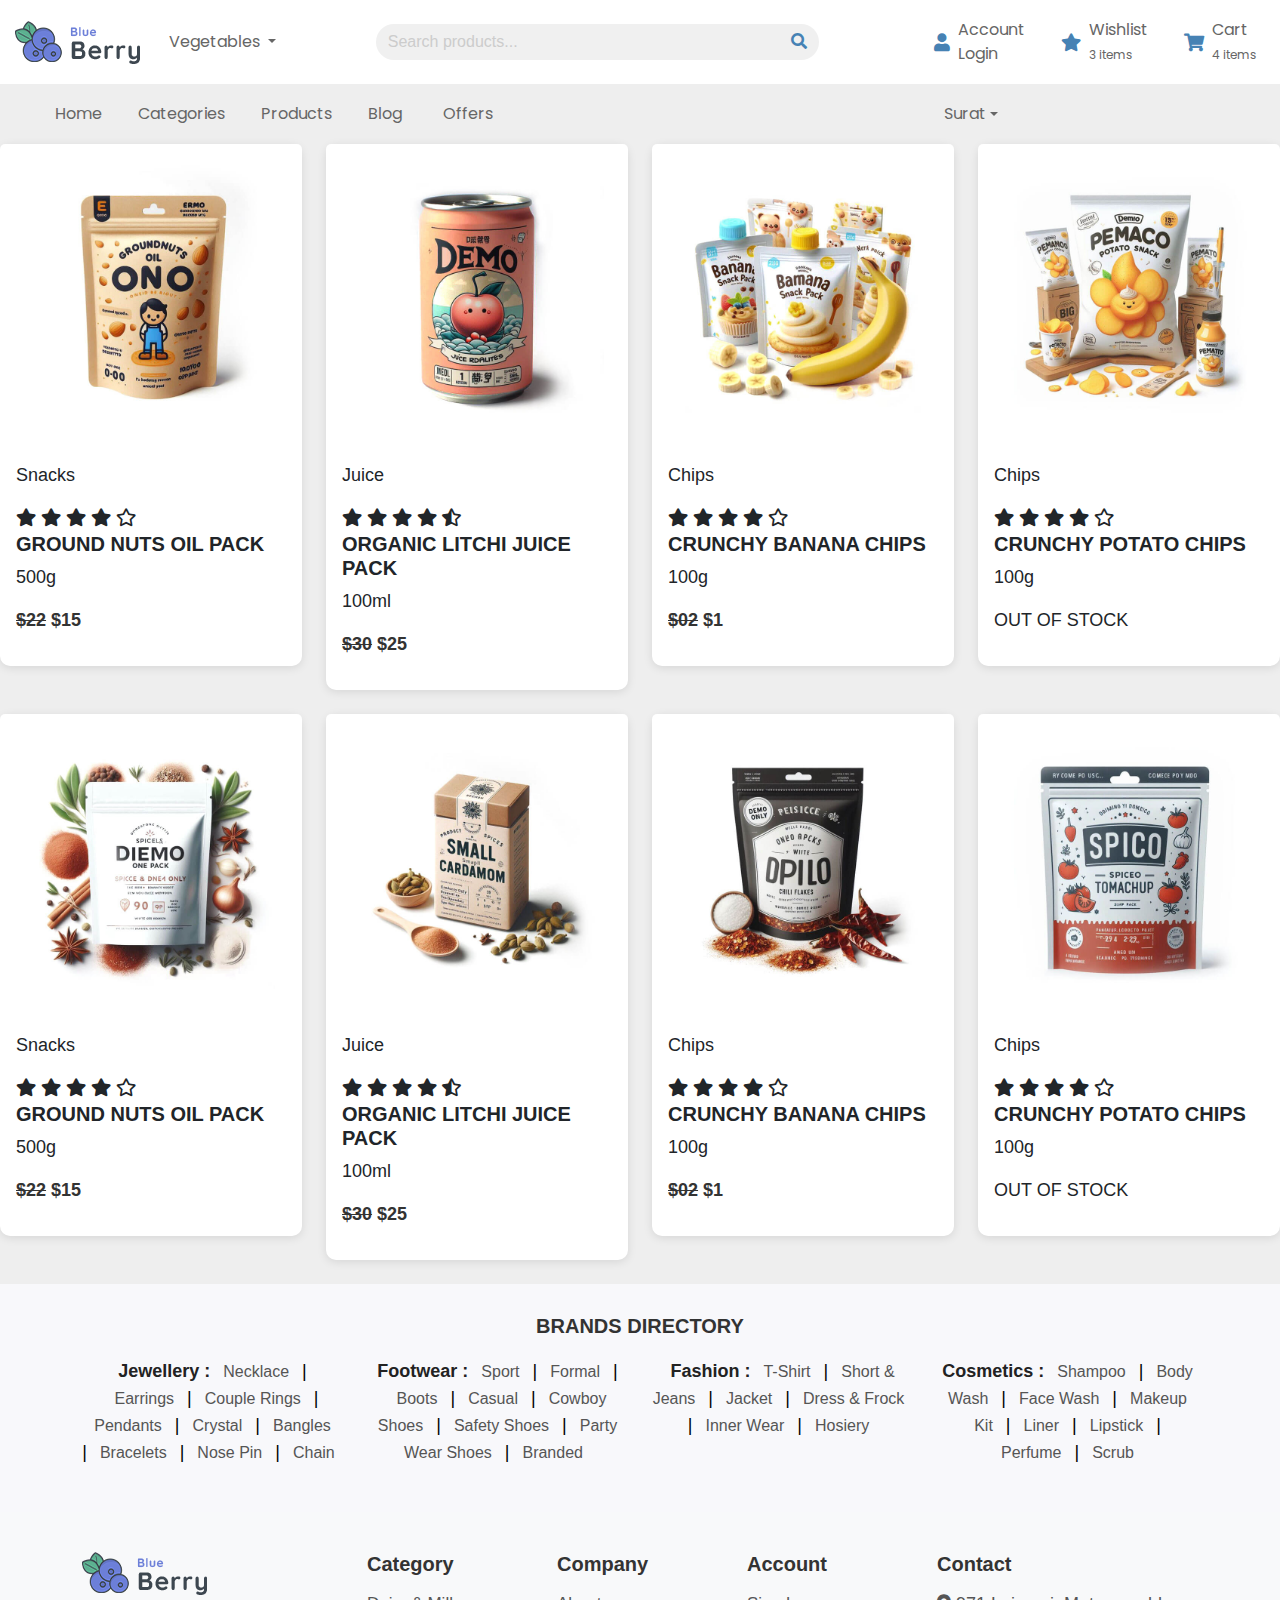
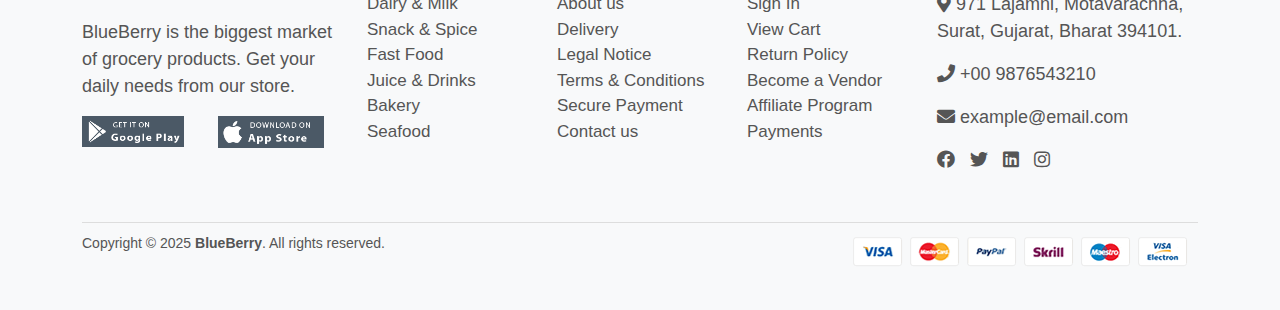
<file: templates/categories.html>
<!DOCTYPE html>
<html lang="en">
<head>
    <meta charset="UTF-8">
    <meta name="viewport" content="width=device-width, initial-scale=1.0">
    <title>Categories</title>
    <link href="https://cdn.jsdelivr.net/npm/bootstrap@5.3.3/dist/css/bootstrap.min.css" rel="stylesheet" integrity="sha384-QWTKZyjpPEjISv5WaRU9OFeRpok6YctnYmDr5pNlyT2bRjXh0JMhjY6hW+ALEwIH" crossorigin="anonymous">
    <link rel="stylesheet" href="../static/css/style.css">
    <link rel="stylesheet" href="https://cdnjs.cloudflare.com/ajax/libs/font-awesome/5.15.3/css/all.min.css">
    <link href="https://fonts.googleapis.com/css2?family=Poppins:wght@400;700&display=swap" rel="stylesheet">
    <link rel="stylesheet" href="https://cdnjs.cloudflare.com/ajax/libs/OwlCarousel2/2.3.4/assets/owl.carousel.min.css">
    <link rel="stylesheet" href="https://cdnjs.cloudflare.com/ajax/libs/OwlCarousel2/2.3.4/assets/owl.theme.default.min.css">

</head>
<body>
    <nav class="navbar navbar-expand-lg bg-white">
        <a class="navbar-brand" href="#">
          <img src="../static/assets/logo (1).png" alt="Blue Berry Logo">
        </a>
        <button class="navbar-toggler" type="button" data-toggle="collapse" data-target="#navbarContent" aria-controls="navbarContent" aria-expanded="false" aria-label="Toggle navigation">
          <span class="navbar-toggler-icon"></span>
        </button>
        <div class="collapse navbar-collapse" id="navbarContent">
          <div class="dropdown mr-3">
            <button class="btn dropdown-toggle" type="button" id="dropdownMenuButton" data-toggle="dropdown" aria-haspopup="true" aria-expanded="false">
              Vegetables
            </button>
            <div class="dropdown-menu" aria-labelledby="dropdownMenuButton">
              <a class="dropdown-item" href="#">Item 1</a>
              <a class="dropdown-item" href="#">Item 2</a>
              <a class="dropdown-item" href="#">Item 3</a>
            </div>
          </div>
          <form class="form-inline mx-auto" style="width: 40%;">
            <div class="input-group">
              <input class="form-control search-input" type="search" placeholder="Search products..." aria-label="Search">
              <div class="input-group-append">
                <button class="btn search-btn" type="submit">
                  <i class="fas fa-search"></i>
                </button>
              </div>
            </div>
          </form>
          <ul class="navbar-nav ml-auto">
            <li class="nav-item">
              <a class="nav-link" href="#">
                <i class="fas fa-user me-2"></i>
                <div>
                  <span>Account</span><br>
                  <smalg>Login</small>
                </div>
              </a>
            </li>
            <li class="nav-item">
              <a class="nav-link" href="#">
                <i class="fas fa-star  me-2"></i>
                <div>
                  <span>Wishlist</span><br>
                  <small>3 items</small>
                </div>
              </a>
            </li>
            <li class="nav-item">
              <a class="nav-link" href="#">
                <i class="fas fa-shopping-cart me-2"></i>
                <div>
                  <span>Cart</span><br>
                  <small>4 items</small>
                </div>
              </a>
            </li>
          </ul>
        </div>
      </nav>
    
      <nav class="navbar navbar-expand-lg custom-navbar">
        <div class="container-fluid">
          <!-- Hamburger menu button -->
          <button class="navbar-toggler" type="button" data-bs-toggle="collapse" data-bs-target="#navbarSupportedContent" aria-controls="navbarSupportedContent" aria-expanded="false" aria-label="Toggle navigation">
            <span class="navbar-toggler-icon"></span>
          </button>
          <!-- Collapsible content -->
          <div class="collapse navbar-collapse" id="navbarSupportedContent">
            <!-- Left navigation links -->
            <ul class="navbar-nav left-nav">
              <li class="nav-item">
                <a class="nav-link" href="/">Home</a>
              </li>
              <li class="nav-item">
                <a class="nav-link" href="/categories">Categories</a>
              </li>
              <li class="nav-item">
                <a class="nav-link" href="/products">Products</a>
              </li>
              <!-- <li class="nav-item">
                <a class="nav-link" href="/offers">Pages</a>
              </li> -->
              <li class="nav-item">
                <a class="nav-link" href="/blog">Blog</a>
              </li>
              <li class="nav-item">
                <a class="nav-link" href="/offers"><i class="bi bi-check-circle-fill text-primary"></i> Offers</a>
              </li>
            </ul>
            <!-- Right-side navigation links -->
            <ul class="navbar-nav links">
              <li class="nav-item dropdown">
                <a class="nav-link dropdown-toggle" href="#" id="locationDropdown" role="button" data-bs-toggle="dropdown" aria-expanded="false">
                  <i class="bi bi-geo-alt text-primary"></i> Surat
                </a>
                <ul class="dropdown-menu" aria-labelledby="locationDropdown">
                  <li>Delhi</li>
                  <li>Rajkot</li>
                  <li>Udaipur</li>
                </ul>
              </li>
            </ul>
          </div>
        </div>
      </nav>

        <!-- Product Grid -->
  <div class="row">
    <!-- Product 1: Ground Nuts Oil Pack -->
    <div class="col-12 col-md-6 col-lg-3 mb-4">
      <div class="card">
        <div class="card-img-container">
          <img src="../static/assets/1.jpg" class="card-img-top" alt="Ground Nuts Oil Pack">
          <!-- <span class="label-new">NEW</span> -->
        </div>
        <div class="card-body">
          <p class="category">Snacks</p>
          <div class="rating">
            <i class="fas fa-star"></i>
            <i class="fas fa-star"></i>
            <i class="fas fa-star"></i>
            <i class="fas fa-star"></i>
            <i class="far fa-star"></i>
          </div>
          <h5 class="card-title fw-bold">GROUND NUTS OIL PACK</h5>
          <p class="weight">500g</p>
          <p class="price"><del>$22</del> $15</p>
        </div>
      </div>
    </div>

    <!-- Product 2: Organic Litchi Juice Pack -->
    <div class="col-12 col-md-6 col-lg-3 mb-4">
      <div class="card">
        <div class="card-img-container">
          <img src="../static/assets/2.jpg" class="card-img-top" alt="Organic Litchi Juice Pack">
          <!-- <span class="label-trend">TREND</span> -->
        </div>
        <div class="card-body">
          <p class="category">Juice</p>
          <div class="rating">
            <i class="fas fa-star"></i>
            <i class="fas fa-star"></i>
            <i class="fas fa-star"></i>
            <i class="fas fa-star"></i>
            <i class="fas fa-star-half-alt"></i>
          </div>
          <h5 class="card-title fw-bold">ORGANIC LITCHI JUICE PACK</h5>
          <p class="weight">100ml</p>
          <p class="price"><del>$30</del> $25</p>
        </div>
      </div>
    </div>

    <!-- Product 3: Crunchy Banana Chips -->
    <div class="col-12 col-md-6 col-lg-3 mb-4">
      <div class="card">
        <div class="card-img-container">
          <img src="../static/assets/3.jpg" class="card-img-top" alt="Crunchy Banana Chips">
        </div>
        <div class="card-body">
          <p class="category">Chips</p>
          <div class="rating">
            <i class="fas fa-star"></i>
            <i class="fas fa-star"></i>
            <i class="fas fa-star"></i>
            <i class="fas fa-star"></i>
            <i class="far fa-star"></i>
          </div>
          <h5 class="card-title fw-bold">CRUNCHY BANANA CHIPS</h5>
          <p class="weight">100g</p>
          <p class="price"><del>$02</del> $1</p>
        </div>
      </div>
    </div>

    <!-- Product 4: Crunchy Potato Chips -->
    <div class="col-12 col-md-6 col-lg-3 mb-4">
      <div class="card">
        <div class="card-img-container">
          <img src="../static/assets/4.jpg" class="card-img-top" alt="Crunchy Potato Chips">
        </div>
        <div class="card-body">
          <p class="category">Chips</p>
          <div class="rating">
            <i class="fas fa-star"></i>
            <i class="fas fa-star"></i>
            <i class="fas fa-star"></i>
            <i class="fas fa-star"></i>
            <i class="far fa-star"></i>
          </div>
          <h5 class="card-title fw-bold">CRUNCHY POTATO CHIPS</h5>
          <p class="weight">100g</p>
          <p class="out-of-stock">OUT OF STOCK</p>
        </div>
      </div>
    </div>
  </div>


  <!-- Product Grid -->
  <div class="row">
    <!-- Product 1: Ground Nuts Oil Pack -->
    <div class="col-12 col-md-6 col-lg-3 mb-4">
      <div class="card">
        <div class="card-img-container">
          <img src="../static/assets/5.jpg" class="card-img-top" alt="Ground Nuts Oil Pack">
          <!-- <span class="label-new">NEW</span> -->
        </div>
        <div class="card-body">
          <p class="category">Snacks</p>
          <div class="rating">
            <i class="fas fa-star"></i>
            <i class="fas fa-star"></i>
            <i class="fas fa-star"></i>
            <i class="fas fa-star"></i>
            <i class="far fa-star"></i>
          </div>
          <h5 class="card-title fw-bold">GROUND NUTS OIL PACK</h5>
          <p class="weight">500g</p>
          <p class="price"><del>$22</del> $15</p>
        </div>
      </div>
    </div>

    <!-- Product 2: Organic Litchi Juice Pack -->
    <div class="col-12 col-md-6 col-lg-3 mb-4">
      <div class="card">
        <div class="card-img-container">
          <img src="../static/assets/6.jpg" class="card-img-top" alt="Organic Litchi Juice Pack">
          <!-- <span class="label-trend">TREND</span> -->
        </div>
        <div class="card-body">
          <p class="category">Juice</p>
          <div class="rating">
            <i class="fas fa-star"></i>
            <i class="fas fa-star"></i>
            <i class="fas fa-star"></i>
            <i class="fas fa-star"></i>
            <i class="fas fa-star-half-alt"></i>
          </div>
          <h5 class="card-title fw-bold">ORGANIC LITCHI JUICE PACK</h5>
          <p class="weight">100ml</p>
          <p class="price"><del>$30</del> $25</p>
        </div>
      </div>
    </div>

    <!-- Product 3: Crunchy Banana Chips -->
    <div class="col-12 col-md-6 col-lg-3 mb-4">
      <div class="card">
        <div class="card-img-container">
          <img src="../static/assets/7.jpg" class="card-img-top" alt="Crunchy Banana Chips">
        </div>
        <div class="card-body">
          <p class="category">Chips</p>
          <div class="rating">
            <i class="fas fa-star"></i>
            <i class="fas fa-star"></i>
            <i class="fas fa-star"></i>
            <i class="fas fa-star"></i>
            <i class="far fa-star"></i>
          </div>
          <h5 class="card-title fw-bold">CRUNCHY BANANA CHIPS</h5>
          <p class="weight">100g</p>
          <p class="price"><del>$02</del> $1</p>
        </div>
      </div>
    </div>

    <!-- Product 4: Crunchy Potato Chips -->
    <div class="col-12 col-md-6 col-lg-3 mb-4">
      <div class="card">
        <div class="card-img-container">
          <img src="../static/assets/8.jpg" class="card-img-top" alt="Crunchy Potato Chips">
        </div>
        <div class="card-body">
          <p class="category">Chips</p>
          <div class="rating">
            <i class="fas fa-star"></i>
            <i class="fas fa-star"></i>
            <i class="fas fa-star"></i>
            <i class="fas fa-star"></i>
            <i class="far fa-star"></i>
          </div>
          <h5 class="card-title fw-bold">CRUNCHY POTATO CHIPS</h5>
          <p class="weight">100g</p>
          <p class="out-of-stock">OUT OF STOCK</p>
        </div>
      </div>
    </div>
  </div>


      <div class="container-fluid prefooter">
        <div class="container">
            <h5>BRANDS DIRECTORY</h5>
            <div class="row">
                <div class="col-md-6 col-lg-3 mb-3">
                    <span class="category-title">Jewellery :</span>
                    <a href="#">Necklace</a> | <a href="#">Earrings</a> | <a href="#">Couple Rings</a> | 
                    <a href="#">Pendants</a> | <a href="#">Crystal</a> | <a href="#">Bangles</a> |
                    <a href="#">Bracelets</a> | <a href="#">Nose Pin</a> | <a href="#">Chain</a>
                </div>
                <div class="col-md-6 col-lg-3 mb-3">
                    <span class="category-title">Footwear :</span>
                    <a href="#">Sport</a> | <a href="#">Formal</a> | <a href="#">Boots</a> | 
                    <a href="#">Casual</a> | <a href="#">Cowboy Shoes</a> | <a href="#">Safety Shoes</a> |
                    <a href="#">Party Wear Shoes</a> | <a href="#">Branded</a>
                </div>
                <div class="col-md-6 col-lg-3 mb-3">
                    <span class="category-title">Fashion :</span>
                    <a href="#">T-Shirt</a> | <a href="#">Short & Jeans</a> | <a href="#">Jacket</a> | 
                    <a href="#">Dress & Frock</a> | <a href="#">Inner Wear</a> | <a href="#">Hosiery</a>
                </div>
                <div class="col-md-6 col-lg-3 mb-3">
                    <span class="category-title">Cosmetics :</span>
                    <a href="#">Shampoo</a> | <a href="#">Body Wash</a> | <a href="#">Face Wash</a> | 
                    <a href="#">Makeup Kit</a> | <a href="#">Liner</a> | <a href="#">Lipstick</a> | 
                    <a href="#">Perfume</a> | <a href="#">Scrub</a>
                </div>
            </div>
        </div>
      </div>
      
      <footer class="footer">
        <div class="container">
            <div class="row">
                <!-- Logo & Description -->
                <div class="col-lg-3 col-md-6 mb-4">
                    <img src="../static/assets/logo (1).png" alt="BlueBerry Logo">
                    <p class="mt-4">BlueBerry is the biggest market of grocery products. Get your daily needs from our store.</p>
                    <div class="d-flex">
                        <a href="#"><img src="../static/assets/android.png" alt="Google Play" width="80%"></a>
                        <a href="#"><img src="../static/assets/apple.png" alt="App Store" width="80%" class="ms-2"></a>
                    </div>
                </div>
      
                <!-- Category Links -->
                <div class="col-lg-2 col-md-6 mb-4">
                    <h5>Category</h5>
                    <a href="#">Dairy & Milk</a>
                    <a href="#">Snack & Spice</a>
                    <a href="#">Fast Food</a>
                    <a href="#">Juice & Drinks</a>
                    <a href="#">Bakery</a>
                    <a href="#">Seafood</a>
                </div>
      
                <!-- Company Links -->
                <div class="col-lg-2 col-md-6 mb-4">
                    <h5>Company</h5>
                    <a href="#">About us</a>
                    <a href="#">Delivery</a>
                    <a href="#">Legal Notice</a>
                    <a href="#">Terms & Conditions</a>
                    <a href="#">Secure Payment</a>
                    <a href="#">Contact us</a>
                </div>
      
                <!-- Account Links -->
                <div class="col-lg-2 col-md-6 mb-4">
                    <h5>Account</h5>
                    <a href="#">Sign In</a>
                    <a href="#">View Cart</a>
                    <a href="#">Return Policy</a>
                    <a href="#">Become a Vendor</a>
                    <a href="#">Affiliate Program</a>
                    <a href="#">Payments</a>
                </div>
      
                <!-- Contact Information -->
                <div class="col-lg-3 col-md-6 mb-4">
                    <h5>Contact</h5>
                    <p><i class="fas fa-map-marker-alt"></i> 971 Lajamni, Motavarachha, Surat, Gujarat, Bharat 394101.</p>
                    <p><i class="fas fa-phone"></i> +00 9876543210</p>
                    <p><i class="fas fa-envelope"></i> example@email.com</p>
                    <div class="social-icons">
                        <a href="#"><i class="fab fa-facebook"></i></a>
                        <a href="#"><i class="fab fa-twitter"></i></a>
                        <a href="#"><i class="fab fa-linkedin"></i></a>
                        <a href="#"><i class="fab fa-instagram"></i></a>
                    </div>
                </div>
            </div>
      
            <!-- Footer Bottom -->
            <div class="footer-bottom mt-4">
                <div class="d-flex justify-content-between align-items-center">
                    <p>Copyright &copy; 2025 <strong>BlueBerry</strong>. All rights reserved.</p>
                    <div class="payment-icons">
                      <img src="../static/assets/payment.png" alt="Payment">
                    </div>
                </div>
            </div>
        </div>
      </footer>

    <script src="https://cdn.jsdelivr.net/npm/bootstrap@5.3.3/dist/js/bootstrap.bundle.min.js" integrity="sha384-YvpcrYf0tY3lHB60NNkmXc5s9fDVZLESaAA55NDzOxhy9GkcIdslK1eN7N6jIeHz" crossorigin="anonymous"></script>
</body>
</html>
</file>
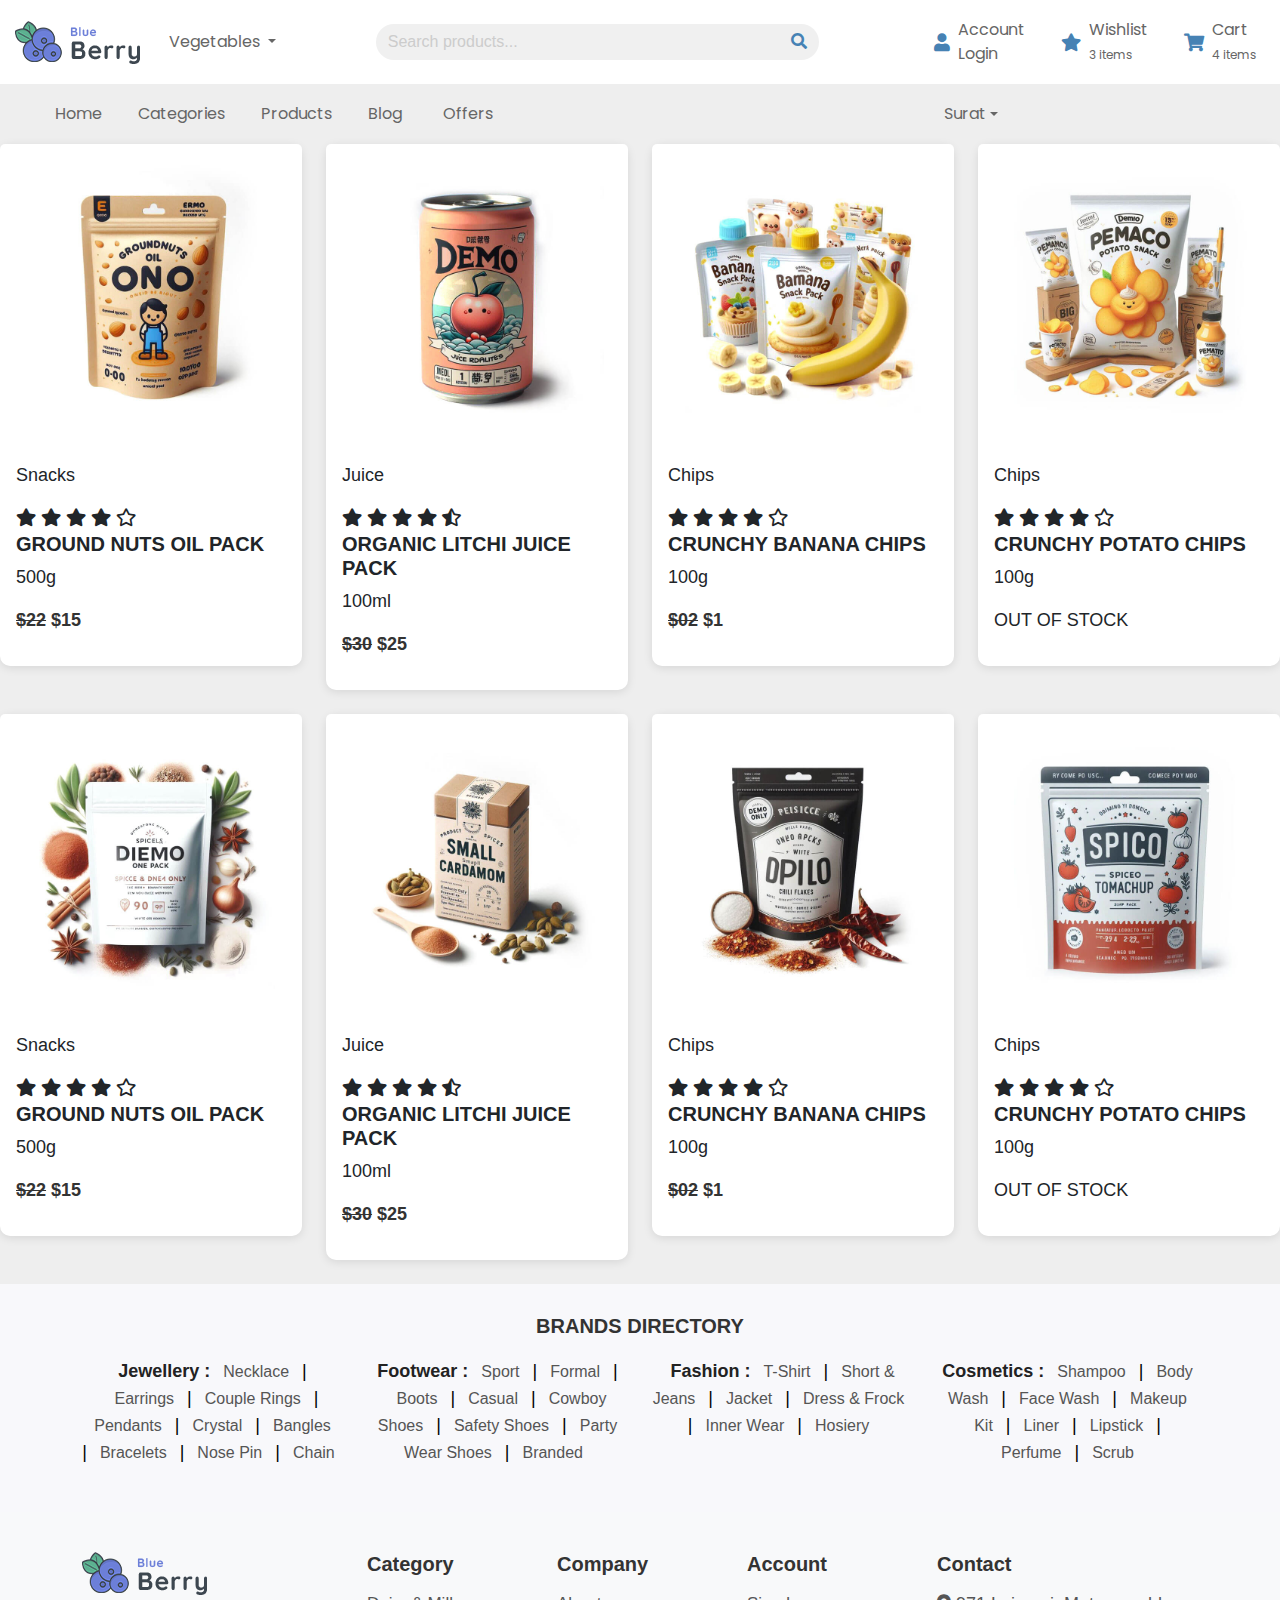
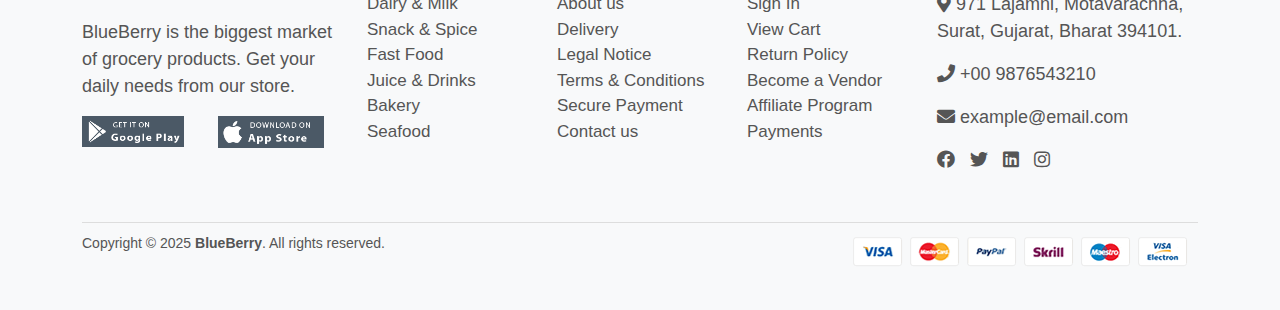
<file: templates/offers.html>
<!DOCTYPE html>
<html lang="en">
<head>
    <meta charset="UTF-8">
    <meta name="viewport" content="width=device-width, initial-scale=1.0">
    <title>Categories</title>
    <link href="https://cdn.jsdelivr.net/npm/bootstrap@5.3.3/dist/css/bootstrap.min.css" rel="stylesheet" integrity="sha384-QWTKZyjpPEjISv5WaRU9OFeRpok6YctnYmDr5pNlyT2bRjXh0JMhjY6hW+ALEwIH" crossorigin="anonymous">
    <link rel="stylesheet" href="../static/css/style.css">
    <link rel="stylesheet" href="https://cdnjs.cloudflare.com/ajax/libs/font-awesome/5.15.3/css/all.min.css">
    <link href="https://fonts.googleapis.com/css2?family=Poppins:wght@400;700&display=swap" rel="stylesheet">
    <link rel="stylesheet" href="https://cdnjs.cloudflare.com/ajax/libs/OwlCarousel2/2.3.4/assets/owl.carousel.min.css">
    <link rel="stylesheet" href="https://cdnjs.cloudflare.com/ajax/libs/OwlCarousel2/2.3.4/assets/owl.theme.default.min.css">

</head>
<body>
    <nav class="navbar navbar-expand-lg bg-white">
        <a class="navbar-brand" href="#">
          <img src="../static/assets/logo (1).png" alt="Blue Berry Logo">
        </a>
        <button class="navbar-toggler" type="button" data-toggle="collapse" data-target="#navbarContent" aria-controls="navbarContent" aria-expanded="false" aria-label="Toggle navigation">
          <span class="navbar-toggler-icon"></span>
        </button>
        <div class="collapse navbar-collapse" id="navbarContent">
          <div class="dropdown mr-3">
            <button class="btn dropdown-toggle" type="button" id="dropdownMenuButton" data-toggle="dropdown" aria-haspopup="true" aria-expanded="false">
              Vegetables
            </button>
            <div class="dropdown-menu" aria-labelledby="dropdownMenuButton">
              <a class="dropdown-item" href="#">Item 1</a>
              <a class="dropdown-item" href="#">Item 2</a>
              <a class="dropdown-item" href="#">Item 3</a>
            </div>
          </div>
          <form class="form-inline mx-auto" style="width: 40%;">
            <div class="input-group">
              <input class="form-control search-input" type="search" placeholder="Search products..." aria-label="Search">
              <div class="input-group-append">
                <button class="btn search-btn" type="submit">
                  <i class="fas fa-search"></i>
                </button>
              </div>
            </div>
          </form>
          <ul class="navbar-nav ml-auto">
            <li class="nav-item">
              <a class="nav-link" href="#">
                <i class="fas fa-user me-2"></i>
                <div>
                  <span>Account</span><br>
                  <smalg>Login</small>
                </div>
              </a>
            </li>
            <li class="nav-item">
              <a class="nav-link" href="#">
                <i class="fas fa-star  me-2"></i>
                <div>
                  <span>Wishlist</span><br>
                  <small>3 items</small>
                </div>
              </a>
            </li>
            <li class="nav-item">
              <a class="nav-link" href="#">
                <i class="fas fa-shopping-cart me-2"></i>
                <div>
                  <span>Cart</span><br>
                  <small>4 items</small>
                </div>
              </a>
            </li>
          </ul>
        </div>
      </nav>
    
      <nav class="navbar navbar-expand-lg custom-navbar">
        <div class="container-fluid">
          <!-- Hamburger menu button -->
          <button class="navbar-toggler" type="button" data-bs-toggle="collapse" data-bs-target="#navbarSupportedContent" aria-controls="navbarSupportedContent" aria-expanded="false" aria-label="Toggle navigation">
            <span class="navbar-toggler-icon"></span>
          </button>
          <!-- Collapsible content -->
          <div class="collapse navbar-collapse" id="navbarSupportedContent">
            <!-- Left navigation links -->
            <ul class="navbar-nav left-nav">
              <li class="nav-item">
                <a class="nav-link" href="/">Home</a>
              </li>
              <li class="nav-item">
                <a class="nav-link" href="/categories">Categories</a>
              </li>
              <li class="nav-item">
                <a class="nav-link" href="/products">Products</a>
              </li>
              <!-- <li class="nav-item">
                <a class="nav-link" href="/offers">Pages</a>
              </li> -->
              <li class="nav-item">
                <a class="nav-link" href="/blog">Blog</a>
              </li>
              <li class="nav-item">
                <a class="nav-link" href="/offers"><i class="bi bi-check-circle-fill text-primary"></i> Offers</a>
              </li>
            </ul>
            <!-- Right-side navigation links -->
            <ul class="navbar-nav links">
              <li class="nav-item dropdown">
                <a class="nav-link dropdown-toggle" href="#" id="locationDropdown" role="button" data-bs-toggle="dropdown" aria-expanded="false">
                  <i class="bi bi-geo-alt text-primary"></i> Surat
                </a>
                <ul class="dropdown-menu" aria-labelledby="locationDropdown">
                  <li>Delhi</li>
                  <li>Rajkot</li>
                  <li>Udaipur</li>
                </ul>
              </li>
            </ul>
          </div>
        </div>
      </nav>
        <!-- Product Grid -->
  <div class="row">
    <!-- Product 1: Ground Nuts Oil Pack -->
    <div class="col-12 col-md-6 col-lg-3 mb-4">
      <div class="card">
        <div class="card-img-container">
          <img src="../static/assets/1.jpg" class="card-img-top" alt="Ground Nuts Oil Pack">
          <!-- <span class="label-new">NEW</span> -->
        </div>
        <div class="card-body">
          <p class="category">Snacks</p>
          <div class="rating">
            <i class="fas fa-star"></i>
            <i class="fas fa-star"></i>
            <i class="fas fa-star"></i>
            <i class="fas fa-star"></i>
            <i class="far fa-star"></i>
          </div>
          <h5 class="card-title fw-bold">GROUND NUTS OIL PACK</h5>
          <p class="weight">500g</p>
          <p class="price"><del>$22</del> $15</p>
        </div>
      </div>
    </div>

    <!-- Product 2: Organic Litchi Juice Pack -->
    <div class="col-12 col-md-6 col-lg-3 mb-4">
      <div class="card">
        <div class="card-img-container">
          <img src="../static/assets/2.jpg" class="card-img-top" alt="Organic Litchi Juice Pack">
          <!-- <span class="label-trend">TREND</span> -->
        </div>
        <div class="card-body">
          <p class="category">Juice</p>
          <div class="rating">
            <i class="fas fa-star"></i>
            <i class="fas fa-star"></i>
            <i class="fas fa-star"></i>
            <i class="fas fa-star"></i>
            <i class="fas fa-star-half-alt"></i>
          </div>
          <h5 class="card-title fw-bold">ORGANIC LITCHI JUICE PACK</h5>
          <p class="weight">100ml</p>
          <p class="price"><del>$30</del> $25</p>
        </div>
      </div>
    </div>

    <!-- Product 3: Crunchy Banana Chips -->
    <div class="col-12 col-md-6 col-lg-3 mb-4">
      <div class="card">
        <div class="card-img-container">
          <img src="../static/assets/3.jpg" class="card-img-top" alt="Crunchy Banana Chips">
        </div>
        <div class="card-body">
          <p class="category">Chips</p>
          <div class="rating">
            <i class="fas fa-star"></i>
            <i class="fas fa-star"></i>
            <i class="fas fa-star"></i>
            <i class="fas fa-star"></i>
            <i class="far fa-star"></i>
          </div>
          <h5 class="card-title fw-bold">CRUNCHY BANANA CHIPS</h5>
          <p class="weight">100g</p>
          <p class="price"><del>$02</del> $1</p>
        </div>
      </div>
    </div>

    <!-- Product 4: Crunchy Potato Chips -->
    <div class="col-12 col-md-6 col-lg-3 mb-4">
      <div class="card">
        <div class="card-img-container">
          <img src="../static/assets/4.jpg" class="card-img-top" alt="Crunchy Potato Chips">
        </div>
        <div class="card-body">
          <p class="category">Chips</p>
          <div class="rating">
            <i class="fas fa-star"></i>
            <i class="fas fa-star"></i>
            <i class="fas fa-star"></i>
            <i class="fas fa-star"></i>
            <i class="far fa-star"></i>
          </div>
          <h5 class="card-title fw-bold">CRUNCHY POTATO CHIPS</h5>
          <p class="weight">100g</p>
          <p class="out-of-stock">OUT OF STOCK</p>
        </div>
      </div>
    </div>
  </div>


  <!-- Product Grid -->
  <div class="row">
    <!-- Product 1: Ground Nuts Oil Pack -->
    <div class="col-12 col-md-6 col-lg-3 mb-4">
      <div class="card">
        <div class="card-img-container">
          <img src="../static/assets/5.jpg" class="card-img-top" alt="Ground Nuts Oil Pack">
          <!-- <span class="label-new">NEW</span> -->
        </div>
        <div class="card-body">
          <p class="category">Snacks</p>
          <div class="rating">
            <i class="fas fa-star"></i>
            <i class="fas fa-star"></i>
            <i class="fas fa-star"></i>
            <i class="fas fa-star"></i>
            <i class="far fa-star"></i>
          </div>
          <h5 class="card-title fw-bold">GROUND NUTS OIL PACK</h5>
          <p class="weight">500g</p>
          <p class="price"><del>$22</del> $15</p>
        </div>
      </div>
    </div>

    <!-- Product 2: Organic Litchi Juice Pack -->
    <div class="col-12 col-md-6 col-lg-3 mb-4">
      <div class="card">
        <div class="card-img-container">
          <img src="../static/assets/6.jpg" class="card-img-top" alt="Organic Litchi Juice Pack">
          <!-- <span class="label-trend">TREND</span> -->
        </div>
        <div class="card-body">
          <p class="category">Juice</p>
          <div class="rating">
            <i class="fas fa-star"></i>
            <i class="fas fa-star"></i>
            <i class="fas fa-star"></i>
            <i class="fas fa-star"></i>
            <i class="fas fa-star-half-alt"></i>
          </div>
          <h5 class="card-title fw-bold">ORGANIC LITCHI JUICE PACK</h5>
          <p class="weight">100ml</p>
          <p class="price"><del>$30</del> $25</p>
        </div>
      </div>
    </div>

    <!-- Product 3: Crunchy Banana Chips -->
    <div class="col-12 col-md-6 col-lg-3 mb-4">
      <div class="card">
        <div class="card-img-container">
          <img src="../static/assets/7.jpg" class="card-img-top" alt="Crunchy Banana Chips">
        </div>
        <div class="card-body">
          <p class="category">Chips</p>
          <div class="rating">
            <i class="fas fa-star"></i>
            <i class="fas fa-star"></i>
            <i class="fas fa-star"></i>
            <i class="fas fa-star"></i>
            <i class="far fa-star"></i>
          </div>
          <h5 class="card-title fw-bold">CRUNCHY BANANA CHIPS</h5>
          <p class="weight">100g</p>
          <p class="price"><del>$02</del> $1</p>
        </div>
      </div>
    </div>

    <!-- Product 4: Crunchy Potato Chips -->
    <div class="col-12 col-md-6 col-lg-3 mb-4">
      <div class="card">
        <div class="card-img-container">
          <img src="../static/assets/8.jpg" class="card-img-top" alt="Crunchy Potato Chips">
        </div>
        <div class="card-body">
          <p class="category">Chips</p>
          <div class="rating">
            <i class="fas fa-star"></i>
            <i class="fas fa-star"></i>
            <i class="fas fa-star"></i>
            <i class="fas fa-star"></i>
            <i class="far fa-star"></i>
          </div>
          <h5 class="card-title fw-bold">CRUNCHY POTATO CHIPS</h5>
          <p class="weight">100g</p>
          <p class="out-of-stock">OUT OF STOCK</p>
        </div>
      </div>
    </div>
  </div>


      <div class="container-fluid prefooter">
        <div class="container">
            <h5>BRANDS DIRECTORY</h5>
            <div class="row">
                <div class="col-md-6 col-lg-3 mb-3">
                    <span class="category-title">Jewellery :</span>
                    <a href="#">Necklace</a> | <a href="#">Earrings</a> | <a href="#">Couple Rings</a> | 
                    <a href="#">Pendants</a> | <a href="#">Crystal</a> | <a href="#">Bangles</a> |
                    <a href="#">Bracelets</a> | <a href="#">Nose Pin</a> | <a href="#">Chain</a>
                </div>
                <div class="col-md-6 col-lg-3 mb-3">
                    <span class="category-title">Footwear :</span>
                    <a href="#">Sport</a> | <a href="#">Formal</a> | <a href="#">Boots</a> | 
                    <a href="#">Casual</a> | <a href="#">Cowboy Shoes</a> | <a href="#">Safety Shoes</a> |
                    <a href="#">Party Wear Shoes</a> | <a href="#">Branded</a>
                </div>
                <div class="col-md-6 col-lg-3 mb-3">
                    <span class="category-title">Fashion :</span>
                    <a href="#">T-Shirt</a> | <a href="#">Short & Jeans</a> | <a href="#">Jacket</a> | 
                    <a href="#">Dress & Frock</a> | <a href="#">Inner Wear</a> | <a href="#">Hosiery</a>
                </div>
                <div class="col-md-6 col-lg-3 mb-3">
                    <span class="category-title">Cosmetics :</span>
                    <a href="#">Shampoo</a> | <a href="#">Body Wash</a> | <a href="#">Face Wash</a> | 
                    <a href="#">Makeup Kit</a> | <a href="#">Liner</a> | <a href="#">Lipstick</a> | 
                    <a href="#">Perfume</a> | <a href="#">Scrub</a>
                </div>
            </div>
        </div>
      </div>
      
      <footer class="footer">
        <div class="container">
            <div class="row">
                <!-- Logo & Description -->
                <div class="col-lg-3 col-md-6 mb-4">
                    <img src="../static/assets/logo (1).png" alt="BlueBerry Logo">
                    <p class="mt-4">BlueBerry is the biggest market of grocery products. Get your daily needs from our store.</p>
                    <div class="d-flex">
                        <a href="#"><img src="../static/assets/android.png" alt="Google Play" width="80%"></a>
                        <a href="#"><img src="../static/assets/apple.png" alt="App Store" width="80%" class="ms-2"></a>
                    </div>
                </div>
      
                <!-- Category Links -->
                <div class="col-lg-2 col-md-6 mb-4">
                    <h5>Category</h5>
                    <a href="#">Dairy & Milk</a>
                    <a href="#">Snack & Spice</a>
                    <a href="#">Fast Food</a>
                    <a href="#">Juice & Drinks</a>
                    <a href="#">Bakery</a>
                    <a href="#">Seafood</a>
                </div>
      
                <!-- Company Links -->
                <div class="col-lg-2 col-md-6 mb-4">
                    <h5>Company</h5>
                    <a href="#">About us</a>
                    <a href="#">Delivery</a>
                    <a href="#">Legal Notice</a>
                    <a href="#">Terms & Conditions</a>
                    <a href="#">Secure Payment</a>
                    <a href="#">Contact us</a>
                </div>
      
                <!-- Account Links -->
                <div class="col-lg-2 col-md-6 mb-4">
                    <h5>Account</h5>
                    <a href="#">Sign In</a>
                    <a href="#">View Cart</a>
                    <a href="#">Return Policy</a>
                    <a href="#">Become a Vendor</a>
                    <a href="#">Affiliate Program</a>
                    <a href="#">Payments</a>
                </div>
      
                <!-- Contact Information -->
                <div class="col-lg-3 col-md-6 mb-4">
                    <h5>Contact</h5>
                    <p><i class="fas fa-map-marker-alt"></i> 971 Lajamni, Motavarachha, Surat, Gujarat, Bharat 394101.</p>
                    <p><i class="fas fa-phone"></i> +00 9876543210</p>
                    <p><i class="fas fa-envelope"></i> example@email.com</p>
                    <div class="social-icons">
                        <a href="#"><i class="fab fa-facebook"></i></a>
                        <a href="#"><i class="fab fa-twitter"></i></a>
                        <a href="#"><i class="fab fa-linkedin"></i></a>
                        <a href="#"><i class="fab fa-instagram"></i></a>
                    </div>
                </div>
            </div>
      
            <!-- Footer Bottom -->
            <div class="footer-bottom mt-4">
                <div class="d-flex justify-content-between align-items-center">
                    <p>Copyright &copy; 2025 <strong>BlueBerry</strong>. All rights reserved.</p>
                    <div class="payment-icons">
                      <img src="../static/assets/payment.png" alt="Payment">
                    </div>
                </div>
            </div>
        </div>
      </footer>

    <script src="https://cdn.jsdelivr.net/npm/bootstrap@5.3.3/dist/js/bootstrap.bundle.min.js" integrity="sha384-YvpcrYf0tY3lHB60NNkmXc5s9fDVZLESaAA55NDzOxhy9GkcIdslK1eN7N6jIeHz" crossorigin="anonymous"></script>
</body>
</html>
</file>
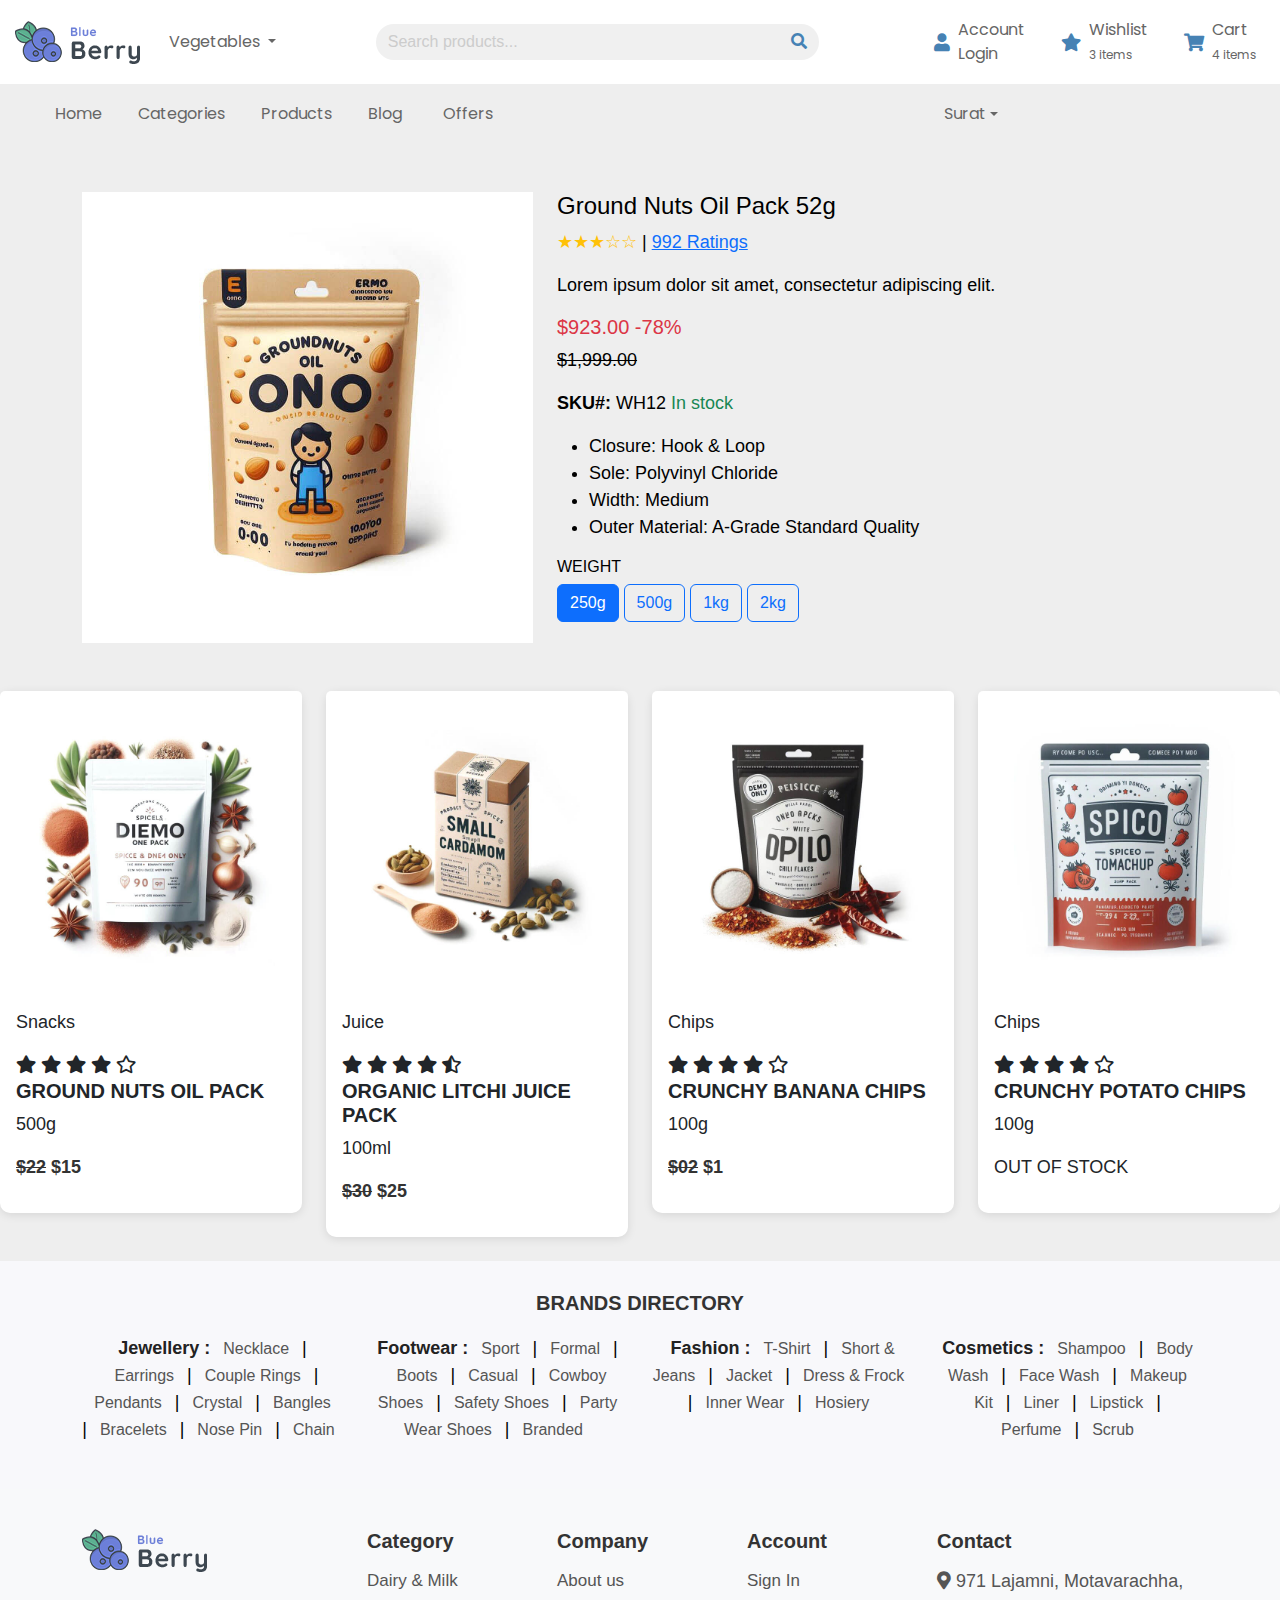
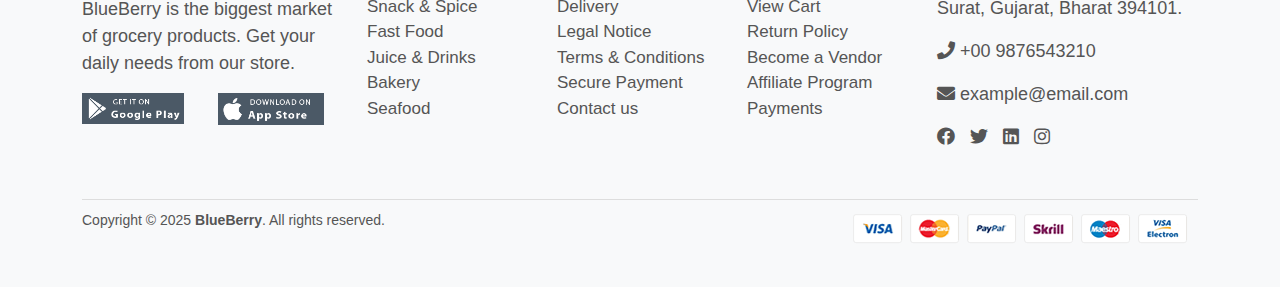
<file: templates/products.html>
<!DOCTYPE html>
<html lang="en">
<head>
    <meta charset="UTF-8">
    <meta name="viewport" content="width=device-width, initial-scale=1.0">
    <title>Categories</title>
    <link href="https://cdn.jsdelivr.net/npm/bootstrap@5.3.3/dist/css/bootstrap.min.css" rel="stylesheet" integrity="sha384-QWTKZyjpPEjISv5WaRU9OFeRpok6YctnYmDr5pNlyT2bRjXh0JMhjY6hW+ALEwIH" crossorigin="anonymous">
    <link rel="stylesheet" href="../static/css/style.css">
    <link rel="stylesheet" href="https://cdnjs.cloudflare.com/ajax/libs/font-awesome/5.15.3/css/all.min.css">
    <link href="https://fonts.googleapis.com/css2?family=Poppins:wght@400;700&display=swap" rel="stylesheet">
    <link rel="stylesheet" href="https://cdnjs.cloudflare.com/ajax/libs/OwlCarousel2/2.3.4/assets/owl.carousel.min.css">
    <link rel="stylesheet" href="https://cdnjs.cloudflare.com/ajax/libs/OwlCarousel2/2.3.4/assets/owl.theme.default.min.css">

</head>
<body>
    <nav class="navbar navbar-expand-lg bg-white">
        <a class="navbar-brand" href="#">
          <img src="../static/assets/logo (1).png" alt="Blue Berry Logo">
        </a>
        <button class="navbar-toggler" type="button" data-toggle="collapse" data-target="#navbarContent" aria-controls="navbarContent" aria-expanded="false" aria-label="Toggle navigation">
          <span class="navbar-toggler-icon"></span>
        </button>
        <div class="collapse navbar-collapse" id="navbarContent">
          <div class="dropdown mr-3">
            <button class="btn dropdown-toggle" type="button" id="dropdownMenuButton" data-toggle="dropdown" aria-haspopup="true" aria-expanded="false">
              Vegetables
            </button>
            <div class="dropdown-menu" aria-labelledby="dropdownMenuButton">
              <a class="dropdown-item" href="#">Item 1</a>
              <a class="dropdown-item" href="#">Item 2</a>
              <a class="dropdown-item" href="#">Item 3</a>
            </div>
          </div>
          <form class="form-inline mx-auto" style="width: 40%;">
            <div class="input-group">
              <input class="form-control search-input" type="search" placeholder="Search products..." aria-label="Search">
              <div class="input-group-append">
                <button class="btn search-btn" type="submit">
                  <i class="fas fa-search"></i>
                </button>
              </div>
            </div>
          </form>
          <ul class="navbar-nav ml-auto">
            <li class="nav-item">
              <a class="nav-link" href="#">
                <i class="fas fa-user me-2"></i>
                <div>
                  <span>Account</span><br>
                  <smalg>Login</small>
                </div>
              </a>
            </li>
            <li class="nav-item">
              <a class="nav-link" href="#">
                <i class="fas fa-star  me-2"></i>
                <div>
                  <span>Wishlist</span><br>
                  <small>3 items</small>
                </div>
              </a>
            </li>
            <li class="nav-item">
              <a class="nav-link" href="#">
                <i class="fas fa-shopping-cart me-2"></i>
                <div>
                  <span>Cart</span><br>
                  <small>4 items</small>
                </div>
              </a>
            </li>
          </ul>
        </div>
      </nav>
    
      <nav class="navbar navbar-expand-lg custom-navbar">
        <div class="container-fluid">
          <!-- Hamburger menu button -->
          <button class="navbar-toggler" type="button" data-bs-toggle="collapse" data-bs-target="#navbarSupportedContent" aria-controls="navbarSupportedContent" aria-expanded="false" aria-label="Toggle navigation">
            <span class="navbar-toggler-icon"></span>
          </button>
          <!-- Collapsible content -->
          <div class="collapse navbar-collapse" id="navbarSupportedContent">
            <!-- Left navigation links -->
            <ul class="navbar-nav left-nav">
              <li class="nav-item">
                <a class="nav-link" href="/">Home</a>
              </li>
              <li class="nav-item">
                <a class="nav-link" href="/categories">Categories</a>
              </li>
              <li class="nav-item">
                <a class="nav-link" href="/products">Products</a>
              </li>
              <!-- <li class="nav-item">
                <a class="nav-link" href="/offers">Pages</a>
              </li> -->
              <li class="nav-item">
                <a class="nav-link" href="/blog">Blog</a>
              </li>
              <li class="nav-item">
                <a class="nav-link" href="/offers"><i class="bi bi-check-circle-fill text-primary"></i> Offers</a>
              </li>
            </ul>
            <!-- Right-side navigation links -->
            <ul class="navbar-nav links">
              <li class="nav-item dropdown">
                <a class="nav-link dropdown-toggle" href="#" id="locationDropdown" role="button" data-bs-toggle="dropdown" aria-expanded="false">
                  <i class="bi bi-geo-alt text-primary"></i> Surat
                </a>
                <ul class="dropdown-menu" aria-labelledby="locationDropdown">
                  <li>Delhi</li>
                  <li>Rajkot</li>
                  <li>Udaipur</li>
                </ul>
              </li>
            </ul>
          </div>
        </div>
      </nav>
      
      <div class="container my-5">
        <div class="row">
            <div class="col-md-5">
                <img id="mainImage" src="../static/assets/1.jpg" class="img-fluid" alt="Product Image">
            </div>
            <div class="col-md-7">
                <h4>Ground Nuts Oil Pack 52g</h4>
                <p>
                    <span class="text-warning">&#9733;&#9733;&#9733;&#9734;&#9734;</span>
                    | <a href="#">992 Ratings</a>
                </p>
                <p>Lorem ipsum dolor sit amet, consectetur adipiscing elit.</p>
                <h5 class="text-danger">$923.00 -78%</h5>
                <p><s>$1,999.00</s></p>
                <p><strong>SKU#:</strong> WH12 <span class="text-success">In stock</span></p>
                <ul>
                    <li>Closure: Hook & Loop</li>
                    <li>Sole: Polyvinyl Chloride</li>
                    <li>Width: Medium</li>
                    <li>Outer Material: A-Grade Standard Quality</li>
                </ul>
                <h6>WEIGHT</h6>
                <button class="btn btn-primary weight-btn">250g</button>
                <button class="btn btn-outline-primary weight-btn">500g</button>
                <button class="btn btn-outline-primary weight-btn">1kg</button>
                <button class="btn btn-outline-primary weight-btn">2kg</button>
            </div>
        </div>
    </div>
    
  <!-- Product Grid -->
  <div class="row">
    <!-- Product 1: Ground Nuts Oil Pack -->
    <div class="col-12 col-md-6 col-lg-3 mb-4">
      <div class="card">
        <div class="card-img-container">
          <img src="../static/assets/5.jpg" class="card-img-top" alt="Ground Nuts Oil Pack">
          <!-- <span class="label-new">NEW</span> -->
        </div>
        <div class="card-body">
          <p class="category">Snacks</p>
          <div class="rating">
            <i class="fas fa-star"></i>
            <i class="fas fa-star"></i>
            <i class="fas fa-star"></i>
            <i class="fas fa-star"></i>
            <i class="far fa-star"></i>
          </div>
          <h5 class="card-title fw-bold">GROUND NUTS OIL PACK</h5>
          <p class="weight">500g</p>
          <p class="price"><del>$22</del> $15</p>
        </div>
      </div>
    </div>

    <!-- Product 2: Organic Litchi Juice Pack -->
    <div class="col-12 col-md-6 col-lg-3 mb-4">
      <div class="card">
        <div class="card-img-container">
          <img src="../static/assets/6.jpg" class="card-img-top" alt="Organic Litchi Juice Pack">
          <!-- <span class="label-trend">TREND</span> -->
        </div>
        <div class="card-body">
          <p class="category">Juice</p>
          <div class="rating">
            <i class="fas fa-star"></i>
            <i class="fas fa-star"></i>
            <i class="fas fa-star"></i>
            <i class="fas fa-star"></i>
            <i class="fas fa-star-half-alt"></i>
          </div>
          <h5 class="card-title fw-bold">ORGANIC LITCHI JUICE PACK</h5>
          <p class="weight">100ml</p>
          <p class="price"><del>$30</del> $25</p>
        </div>
      </div>
    </div>

    <!-- Product 3: Crunchy Banana Chips -->
    <div class="col-12 col-md-6 col-lg-3 mb-4">
      <div class="card">
        <div class="card-img-container">
          <img src="../static/assets/7.jpg" class="card-img-top" alt="Crunchy Banana Chips">
        </div>
        <div class="card-body">
          <p class="category">Chips</p>
          <div class="rating">
            <i class="fas fa-star"></i>
            <i class="fas fa-star"></i>
            <i class="fas fa-star"></i>
            <i class="fas fa-star"></i>
            <i class="far fa-star"></i>
          </div>
          <h5 class="card-title fw-bold">CRUNCHY BANANA CHIPS</h5>
          <p class="weight">100g</p>
          <p class="price"><del>$02</del> $1</p>
        </div>
      </div>
    </div>

    <!-- Product 4: Crunchy Potato Chips -->
    <div class="col-12 col-md-6 col-lg-3 mb-4">
      <div class="card">
        <div class="card-img-container">
          <img src="../static/assets/8.jpg" class="card-img-top" alt="Crunchy Potato Chips">
        </div>
        <div class="card-body">
          <p class="category">Chips</p>
          <div class="rating">
            <i class="fas fa-star"></i>
            <i class="fas fa-star"></i>
            <i class="fas fa-star"></i>
            <i class="fas fa-star"></i>
            <i class="far fa-star"></i>
          </div>
          <h5 class="card-title fw-bold">CRUNCHY POTATO CHIPS</h5>
          <p class="weight">100g</p>
          <p class="out-of-stock">OUT OF STOCK</p>
        </div>
      </div>
    </div>
  </div>


      <div class="container-fluid prefooter">
        <div class="container">
            <h5>BRANDS DIRECTORY</h5>
            <div class="row">
                <div class="col-md-6 col-lg-3 mb-3">
                    <span class="category-title">Jewellery :</span>
                    <a href="#">Necklace</a> | <a href="#">Earrings</a> | <a href="#">Couple Rings</a> | 
                    <a href="#">Pendants</a> | <a href="#">Crystal</a> | <a href="#">Bangles</a> |
                    <a href="#">Bracelets</a> | <a href="#">Nose Pin</a> | <a href="#">Chain</a>
                </div>
                <div class="col-md-6 col-lg-3 mb-3">
                    <span class="category-title">Footwear :</span>
                    <a href="#">Sport</a> | <a href="#">Formal</a> | <a href="#">Boots</a> | 
                    <a href="#">Casual</a> | <a href="#">Cowboy Shoes</a> | <a href="#">Safety Shoes</a> |
                    <a href="#">Party Wear Shoes</a> | <a href="#">Branded</a>
                </div>
                <div class="col-md-6 col-lg-3 mb-3">
                    <span class="category-title">Fashion :</span>
                    <a href="#">T-Shirt</a> | <a href="#">Short & Jeans</a> | <a href="#">Jacket</a> | 
                    <a href="#">Dress & Frock</a> | <a href="#">Inner Wear</a> | <a href="#">Hosiery</a>
                </div>
                <div class="col-md-6 col-lg-3 mb-3">
                    <span class="category-title">Cosmetics :</span>
                    <a href="#">Shampoo</a> | <a href="#">Body Wash</a> | <a href="#">Face Wash</a> | 
                    <a href="#">Makeup Kit</a> | <a href="#">Liner</a> | <a href="#">Lipstick</a> | 
                    <a href="#">Perfume</a> | <a href="#">Scrub</a>
                </div>
            </div>
        </div>
      </div>
      
      <footer class="footer">
        <div class="container">
            <div class="row">
                <!-- Logo & Description -->
                <div class="col-lg-3 col-md-6 mb-4">
                    <img src="../static/assets/logo (1).png" alt="BlueBerry Logo">
                    <p class="mt-4">BlueBerry is the biggest market of grocery products. Get your daily needs from our store.</p>
                    <div class="d-flex">
                        <a href="#"><img src="../static/assets/android.png" alt="Google Play" width="80%"></a>
                        <a href="#"><img src="../static/assets/apple.png" alt="App Store" width="80%" class="ms-2"></a>
                    </div>
                </div>
      
                <!-- Category Links -->
                <div class="col-lg-2 col-md-6 mb-4">
                    <h5>Category</h5>
                    <a href="#">Dairy & Milk</a>
                    <a href="#">Snack & Spice</a>
                    <a href="#">Fast Food</a>
                    <a href="#">Juice & Drinks</a>
                    <a href="#">Bakery</a>
                    <a href="#">Seafood</a>
                </div>
      
                <!-- Company Links -->
                <div class="col-lg-2 col-md-6 mb-4">
                    <h5>Company</h5>
                    <a href="#">About us</a>
                    <a href="#">Delivery</a>
                    <a href="#">Legal Notice</a>
                    <a href="#">Terms & Conditions</a>
                    <a href="#">Secure Payment</a>
                    <a href="#">Contact us</a>
                </div>
      
                <!-- Account Links -->
                <div class="col-lg-2 col-md-6 mb-4">
                    <h5>Account</h5>
                    <a href="#">Sign In</a>
                    <a href="#">View Cart</a>
                    <a href="#">Return Policy</a>
                    <a href="#">Become a Vendor</a>
                    <a href="#">Affiliate Program</a>
                    <a href="#">Payments</a>
                </div>
      
                <!-- Contact Information -->
                <div class="col-lg-3 col-md-6 mb-4">
                    <h5>Contact</h5>
                    <p><i class="fas fa-map-marker-alt"></i> 971 Lajamni, Motavarachha, Surat, Gujarat, Bharat 394101.</p>
                    <p><i class="fas fa-phone"></i> +00 9876543210</p>
                    <p><i class="fas fa-envelope"></i> example@email.com</p>
                    <div class="social-icons">
                        <a href="#"><i class="fab fa-facebook"></i></a>
                        <a href="#"><i class="fab fa-twitter"></i></a>
                        <a href="#"><i class="fab fa-linkedin"></i></a>
                        <a href="#"><i class="fab fa-instagram"></i></a>
                    </div>
                </div>
            </div>
      
            <!-- Footer Bottom -->
            <div class="footer-bottom mt-4">
                <div class="d-flex justify-content-between align-items-center">
                    <p>Copyright &copy; 2025 <strong>BlueBerry</strong>. All rights reserved.</p>
                    <div class="payment-icons">
                      <img src="../static/assets/payment.png" alt="Payment">
                    </div>
                </div>
            </div>
        </div>
      </footer>

    <script src="https://cdn.jsdelivr.net/npm/bootstrap@5.3.3/dist/js/bootstrap.bundle.min.js" integrity="sha384-YvpcrYf0tY3lHB60NNkmXc5s9fDVZLESaAA55NDzOxhy9GkcIdslK1eN7N6jIeHz" crossorigin="anonymous"></script>
    <script>
        function changeImage(element) {
            document.getElementById("mainImage").src = element.src;
            document.querySelectorAll(".thumbnail").forEach(img => img.classList.remove("active"));
            element.classList.add("active");
        }
    </script>

</body>
</html>
</file>
<file: static/css/style.css>
*{
    margin: 0;
    padding: 0
}

html,
body {
  position: relative;
  height: 100%;
}

body {
  background: #eee;
  font-family: Helvetica Neue, Helvetica, Arial, sans-serif;
  font-size: 18px;
  color: #000;
  margin: 0;
  padding: 0;
}

.swiper {
  width: 100%;
  height: 100%;
}

.swiper-slide {
  text-align: center;
  font-size: 18px;
  background: #fff;
  display: flex;
  justify-content: center;
  align-items: center;
}

.swiper-slide img {
  display: block;
  width: 100%;
  height: 100%;
  object-fit: cover;
}

/* Badge styles */
.badge-new { background-color: #e74c3c; } /* Red for NEW */
.badge-hot { background-color: #e74c3c; } /* Red for HOT */
.badge-sale { background-color: #e74c3c; } /* Red for SALE */

/* Pink stars */
.star-pink { color: #e91e63; }

/* Timer styling */
.timer-box {
    background-color: #fff;
    box-shadow: 0 2px 10px rgba(0, 0, 0, 0.1);
    border-radius: 10px;
    padding: 10px 15px;
    display: inline-block;
}
.timer-box span { font-weight: 600; }

/* Card styling */
.card {
    box-shadow: 0 2px 10px rgba(0, 0, 0, 0.1);
    border-radius: 10px;
    border: none;
}

/* Text colors */
.primary-text { color: #2c3e50; }
.secondary-text { color: #7f8c8d; }

/* Responsive adjustments */
@media (max-width: 576px) {
    .timer-box { font-size: 14px; margin-top: 10px; }
    h2 { font-size: 1.5rem; }
    .card-title { font-size: 1rem; }
}

.custom-card {
  display: flex;
  background-color: #f8f9fa;
  align-items: center;
  padding: 20px;
  border-radius: 15px;
  box-shadow: 0 4px 8px rgba(0, 0, 0, 0.1);
}
.card-1 {
  background: linear-gradient(to right, #fde4c3, #fdf1e0);
}
.card-2 {
  background: linear-gradient(to right, #fad0d0, #fdeef0);
}
.custom-card img {
  width: 120px;
  height: auto;
  margin-right: 15px;
}
.btn-custom {
  border: 1px solid #333;
  background: transparent;
  padding: 8px 15px;
  border-radius: 5px;
  transition: 0.3s;
}
.btn-custom:hover {
  background: #333;
  color: #fff;
}

.custom-card {
  min-height: 300px; /* Adjust height as needed */
  display: flex;
  align-items: center;
  justify-content: space-between;
  padding: 20px;
}

.custom-card img {
  height: 100%; /* Makes the image take full height of the card */
  max-height: 250px; /* Adjust as needed */
  object-fit: cover; /* Ensures proper image scaling */
  width: auto; /* Keeps original aspect ratio */
}

.custom-card h4 {
  font-size: 1.5rem; /* Adjust as needed */
  font-weight: bold;
}

.custom-card p {
  font-size: 1.2rem; /* Adjust as needed */
  color: #555; /* Optional: Improve readability */
}

.btn-custom {
  font-size: 1.1rem; /* Increase button text size */
  padding: 10px 20px; /* Make button larger */
}

.feature-box {
  text-align: center;
  padding: 20px;
  border-radius: 10px;
  background: white;
  box-shadow: 0 0 10px rgba(0, 0, 0, 0.1);
  transition: transform 0.3s ease;
}
.feature-box:hover {
  transform: translateY(-5px);
}
.feature-box img {
  width: 50px;
  height: 50px;
}

.vendor-section {
  text-align: center;
  margin: 50px 0;
}
.vendor-section h2 {
  font-weight: bold;
  color: #333;
}
.vendor-section h2 span {
  color: #6c63ff;
}
.vendor-section p {
  color: #777;
}

.listing-cardd {
  border-radius: 10px;
  border: 1px solid #ddd;
  padding: 15px;
  margin-bottom: 15px;
}
.highlighted {
  border: 2px solid #6c63ff;
}

.slider-container {
  display: flex;
  gap: 10px;
  overflow-x: auto;
  padding: 20px;
}
.slider-item {
  position: relative;
  width: 200px;
  height: 200px;
  border-radius: 10px;
  overflow: hidden;
  transition: transform 0.3s;
}
.slider-item img {
  width: 100%;
  height: 100%;
  object-fit: cover;
  transition: transform 0.3s;
}
.slider-item:hover img {
  transform: scale(1.1);
}
.overlay {
  position: absolute;
  top: 0;
  left: 0;
  width: 100%;
  height: 100%;
  background: rgba(0, 0, 0, 0.7);
  display: flex;
  align-items: center;
  justify-content: center;
  opacity: 0;
  transition: opacity 0.3s;
}
.slider-item:hover .overlay {
  opacity: 1;
}
.overlay i {
  font-size: 40px;
  color: white;
}
.prefooter {
  background-color: #F8F8FB;
  font-family: Arial, sans-serif;
  padding: 30px 0;
  text-align: center;
}
.prefooter h5 {
  font-weight: 600;
  color: #333;
  margin-bottom: 20px;
}
.prefooter .category-title {
  font-weight: 700;
  color: #222;
}
.prefooter a {
  text-decoration: none;
  color: #555;
  font-size: 16px;
  margin: 0 8px;
  transition: color 0.3s;
}
.prefooter a:hover {
  color: #000;
}

.footer {
  background-color: #f8f9fa;
  font-family: Arial, sans-serif;
  padding: 40px 0;
  color: #555;
}
.footer h5 {
  font-weight: 600;
  margin-bottom: 15px;
  color: #333;
}
.footer a {
  text-decoration: none;
  color: #555;
  font-size: 17px;
  display: block;
  transition: color 0.3s;
}
.footer a:hover {
  color: #007bff;
}
.footer .social-icons a {
  display: inline-block;
  margin-right: 10px;
  font-size: 18px;
  color: #555;
}
.footer .social-icons a:hover {
  color: #007bff;
}
.footer .payment-icons img {
  height: 30px;
  margin-right: 10px;
}
.footer-bottom {
  border-top: 1px solid #ddd;
  padding-top: 10px;
  text-align: center;
  font-size: 14px;
}

.fruitt-card {
  border-radius: 15px;
  overflow: hidden;
  position: relative;
  text-align: left;
  box-shadow: 0 4px 8px rgba(0, 0, 0, 0.1);
}
.fruitt-card img {
  width: 100%;
  height: auto;
  display: block;
}
.fruitt-card .info {
  position: absolute;
  bottom: 0;
  width: 100%;
  background: rgba(255, 255, 255, 0.9);
  padding: 10px;
}
.fruitt-card .info small {
  color: gray;
}


.navbar {
    padding: 10px 15px; 
  }
  .navbar-brand span {
    font-weight: bold;
    color: #333;
    font-family: 'Poppins';
    font-size: 24px;
  }
  .dropdown-toggle {
    color: #666; 
    font-family:'Poppins';
    font-size: 16px;
  }
  .search-input {
    background-color: #f0f0f0;
    border-radius: 20px 0 0 20px;
    border: none;
    font-size: 16px;
  }
  .search-input::placeholder {
    color: #ccc;
  }
  .search-btn {
    background-color: #f0f0f0;
    border-radius: 0 20px 20px 0; 
    border: none;
  }
  .search-btn i {
    color: #4682B4;
  }
  .nav-link {
    display: flex;
    align-items: center;
    color: #666;
    font-family: 'Poppins';
    font-size: 16px;
    margin-left: 20px; 
  }
  .nav-link i {
    color: #4682B4;
    margin-right: 5px;
    font-size: 18px;
  }
  .nav-link div {
    text-align: left;
  }
  .nav-link small {
    font-size: 12px;
    color: #666;
  }

  .links{
    margin-left: 410px;
  }

  .hero-section {
    min-height: 100vh;
    display: flex;
    align-items: center;
    background-color: #F8F8FB;
}
.hero-title {
    font-size: 3rem;
    font-weight: 700;
    color: #2c2c2c;
}
.highlight {
    color: #6C63FF;
}
.btn-custom {
    border: 2px solid #6C63FF;
    color: #6C63FF;
    font-weight: 600;
    border-radius: 8px;
    padding: 10px 20px;
}
.btn-custom:hover {
    background-color: #6C63FF;
    color: white;
}

.hero-sectionn {
  position: relative;
  background: url('../assets/banner.jpg') no-repeat center center/cover;
  height: 700px;
}

.text-box {
  position: absolute;
  bottom: 10%;
  right: 5%;
  background: white;
  padding: 20px;
  border-radius: 15px;
  box-shadow: 0 5px 15px rgba(0, 0, 0, 0.2);
  max-width: 350px;
}

.text-box h2 {
  font-size: 1.8rem;
  font-weight: bold;
  color: #333;
}

.text-box p {
  font-size: 1rem;
  font-weight: 600;
  color: #666;
}

.left-hero{
    padding-left: 150px;
}

.right-hero{
    padding-left: 100px;
}

.product-card {
  border-radius: 10px;
  box-shadow: 0px 4px 10px rgba(0, 0, 0, 0.1);
  transition: transform 0.3s;
}
.product-card:hover {
  transform: translateY(-5px);
}
.discounted-price {
  text-decoration: line-through;
  color: grey;
  font-size: 0.9em;
}

.product-card {
  border-radius: 10px;
  box-shadow: 0 2px 10px rgba(0, 0, 0, 0.1);
  padding: 15px;
  text-align: center;
}
.product-card img {
  max-width: 100%;
  border-radius: 10px;
}
.price {
  font-weight: bold;
  color: #333;
}
.old-price {
  text-decoration: line-through;
  color: gray;
}           

/* Hover effect for product cards */
.card {
  transition: transform 0.3s ease, box-shadow 0.3s ease;
}

.card:hover {
  transform: scale(1.05); /* Slightly enlarge */
  box-shadow: 0px 10px 20px rgba(0, 0, 0, 0.15); /* Add shadow */
}

/* Zoom effect on product images */
.card-img-container {
  overflow: hidden; /* Prevent overflow */
}

.card-img-container img {
  transition: transform 0.3s ease;
}

.card:hover .card-img-container img {
  transform: scale(1.1); /* Zoom in the image */
}

/* Change text color slightly on hover */
.card:hover .card-title {
  color: #ff6600; /* Highlight the product name */
}

.fruitt-card {
  position: relative;
  overflow: hidden;
  border-radius: 10px;
  transition: transform 0.3s ease, box-shadow 0.3s ease;
}

.fruitt-card:hover {
  transform: scale(1.05);
  box-shadow: 0px 4px 10px rgba(0, 0, 0, 0.2);
}

.fruitt-card img {
  width: 100%;
  border-radius: 10px;
  transition: opacity 0.3s ease;
}

.fruitt-card:hover img {
  opacity: 0.8;
}

.fruitt-card .info {
  padding: 10px;
  background: rgba(255, 255, 255, 0.9);
  border-radius: 0 0 10px 10px;
  transition: background 0.3s ease;
}

.fruitt-card:hover .info {
  background: rgba(255, 255, 255, 1);
}

@media (max-width: 992px) {
    .hero-title {
        font-size: 2.5rem;
        text-align: center;
    }
    .text-start {
        text-align: center !important;
    }
}

  @media (max-width: 991px) {
    .navbar-collapse {
      padding-top: 10px;
    }
    .form-inline {
      width: 100% !important;
    }
    .nav-link {
      margin-left: 0;
    }
  }

  @media (max-width: 992px) { /* Adjust breakpoint if needed */
    .navbar-toggler {
      display: none !important;
    }  
  }
</file>
